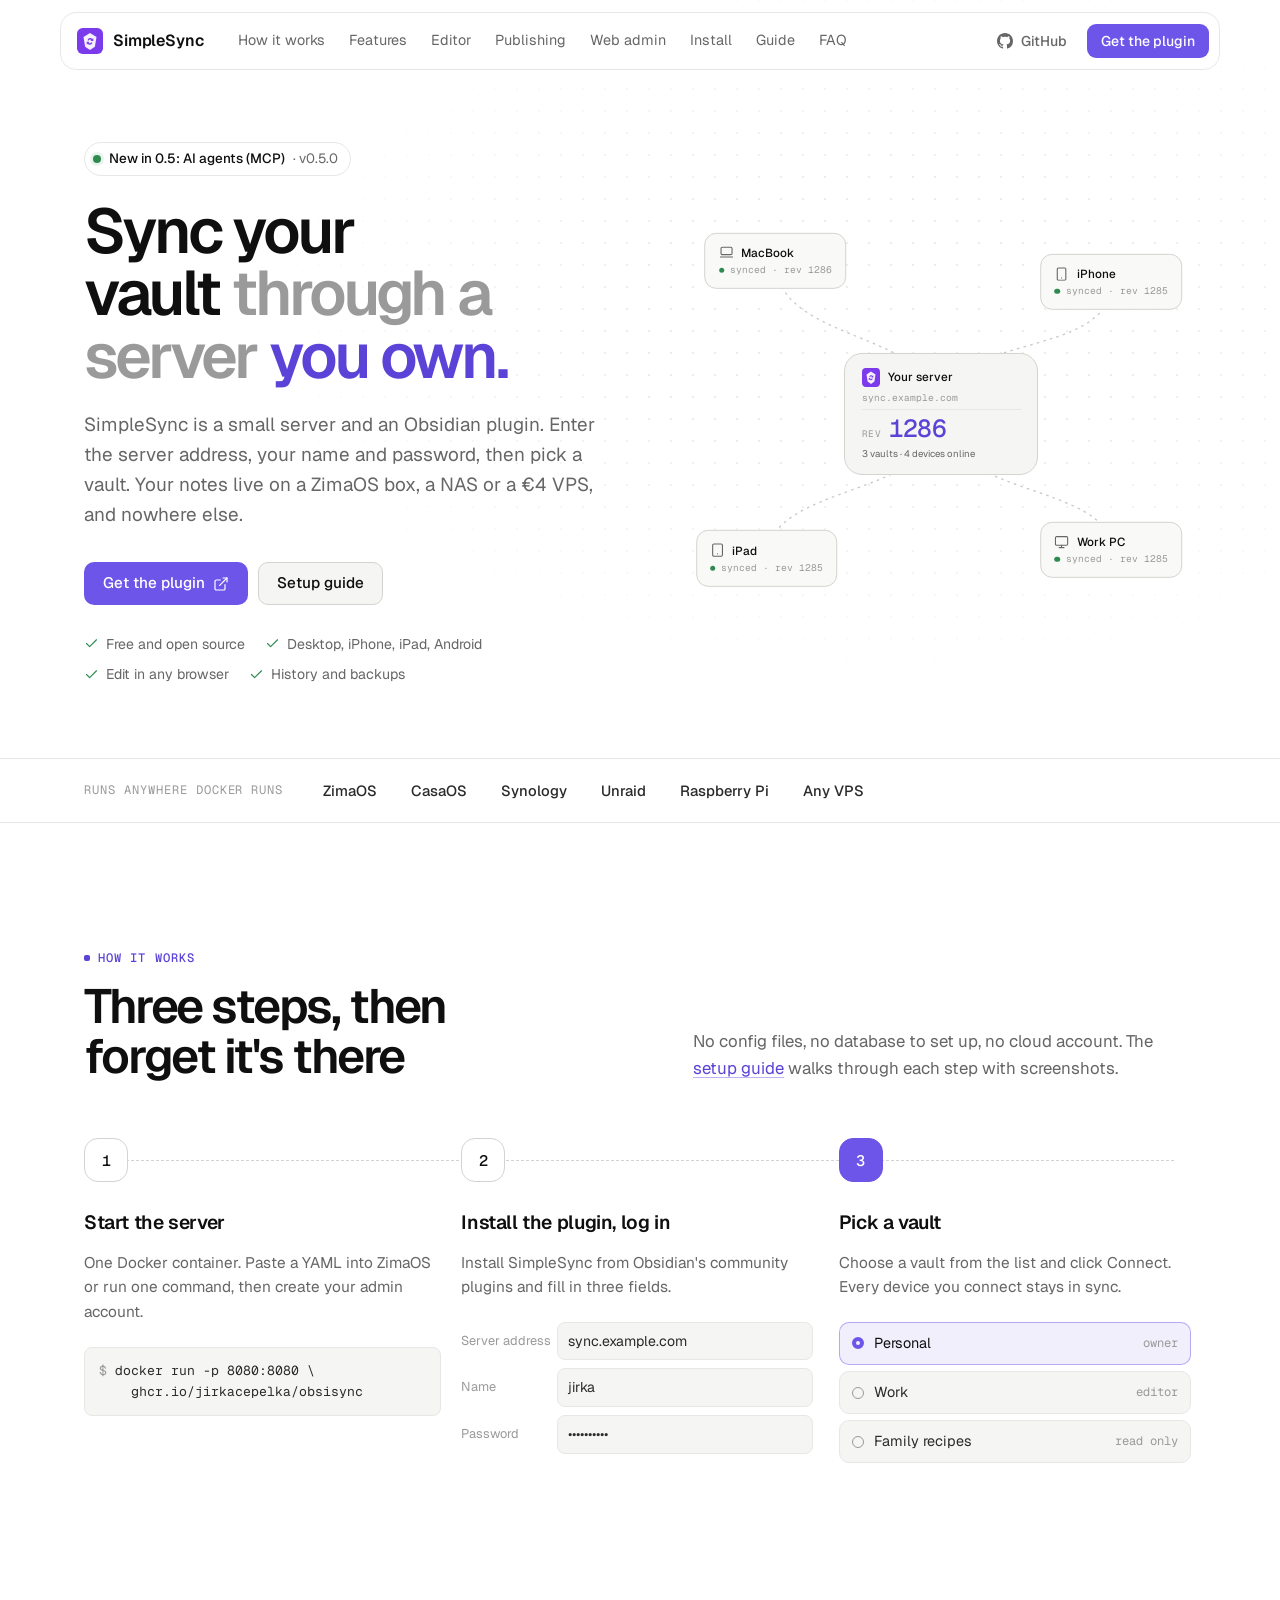
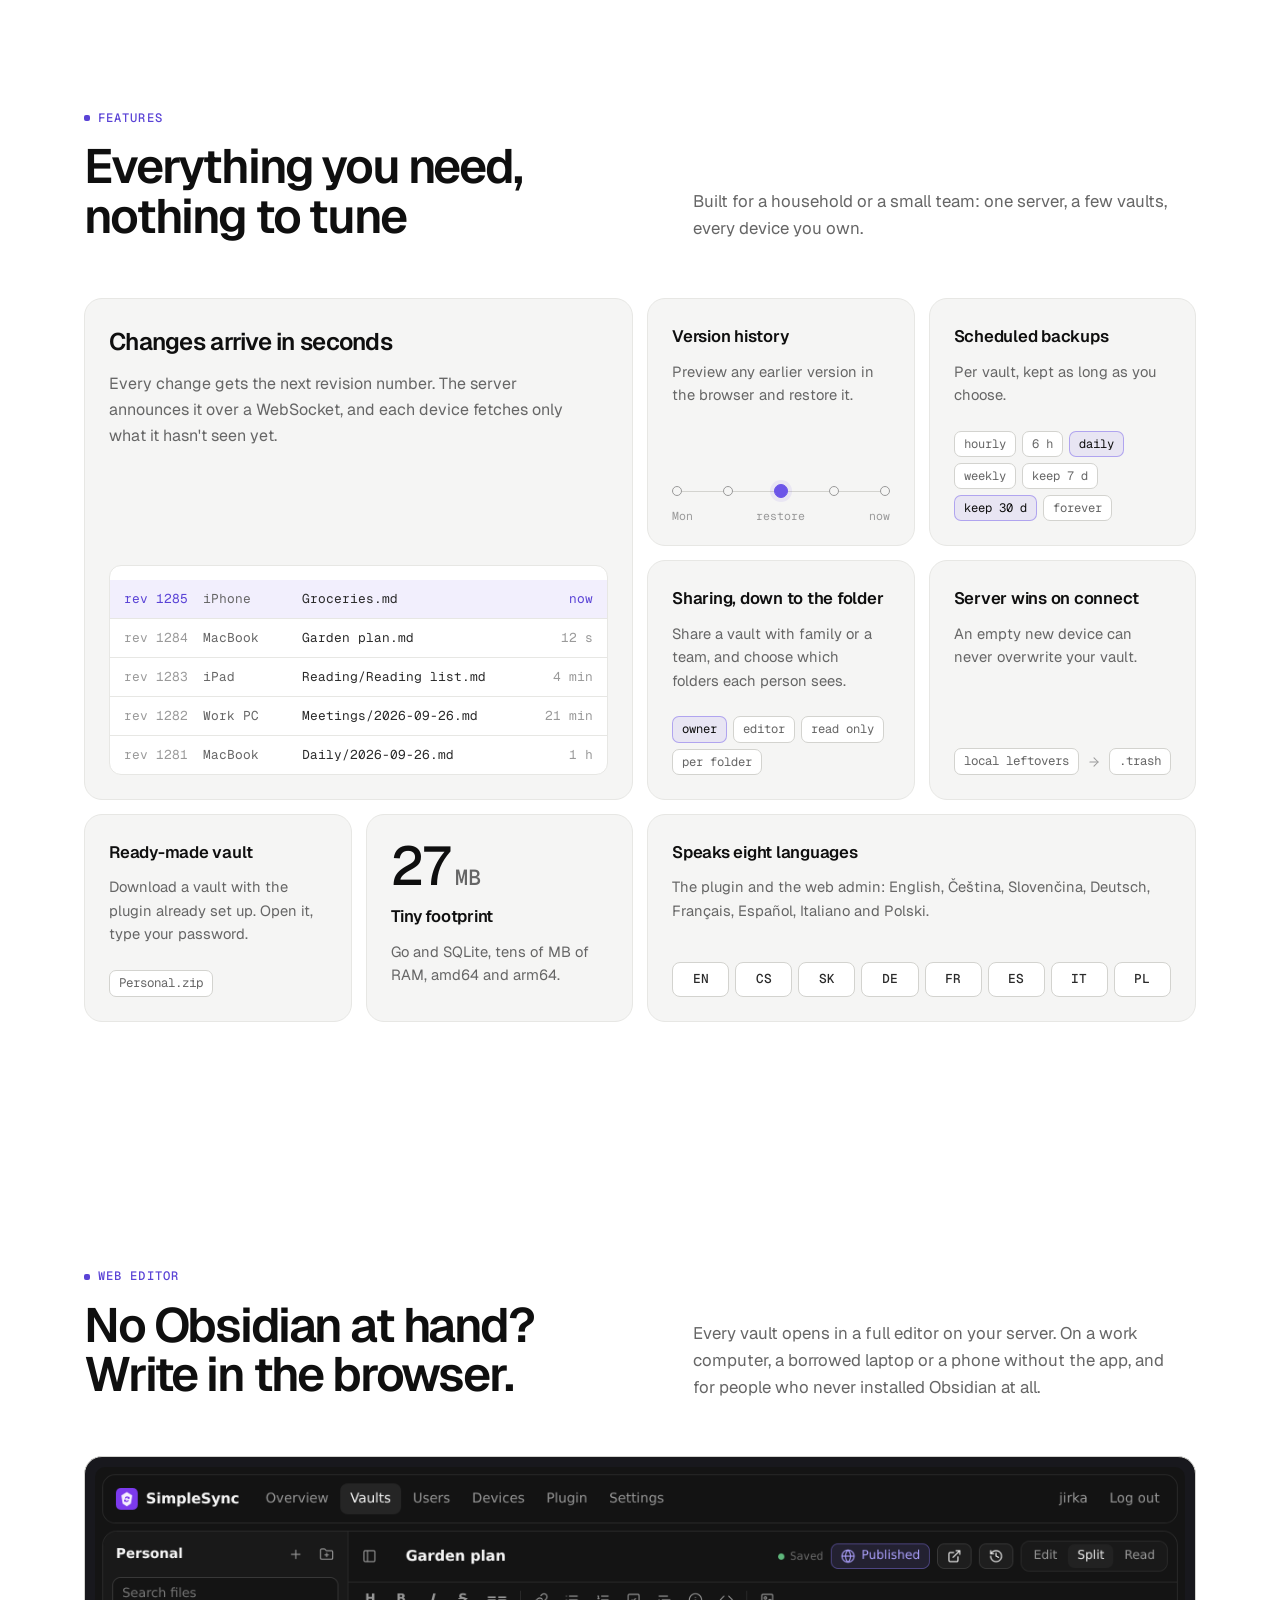
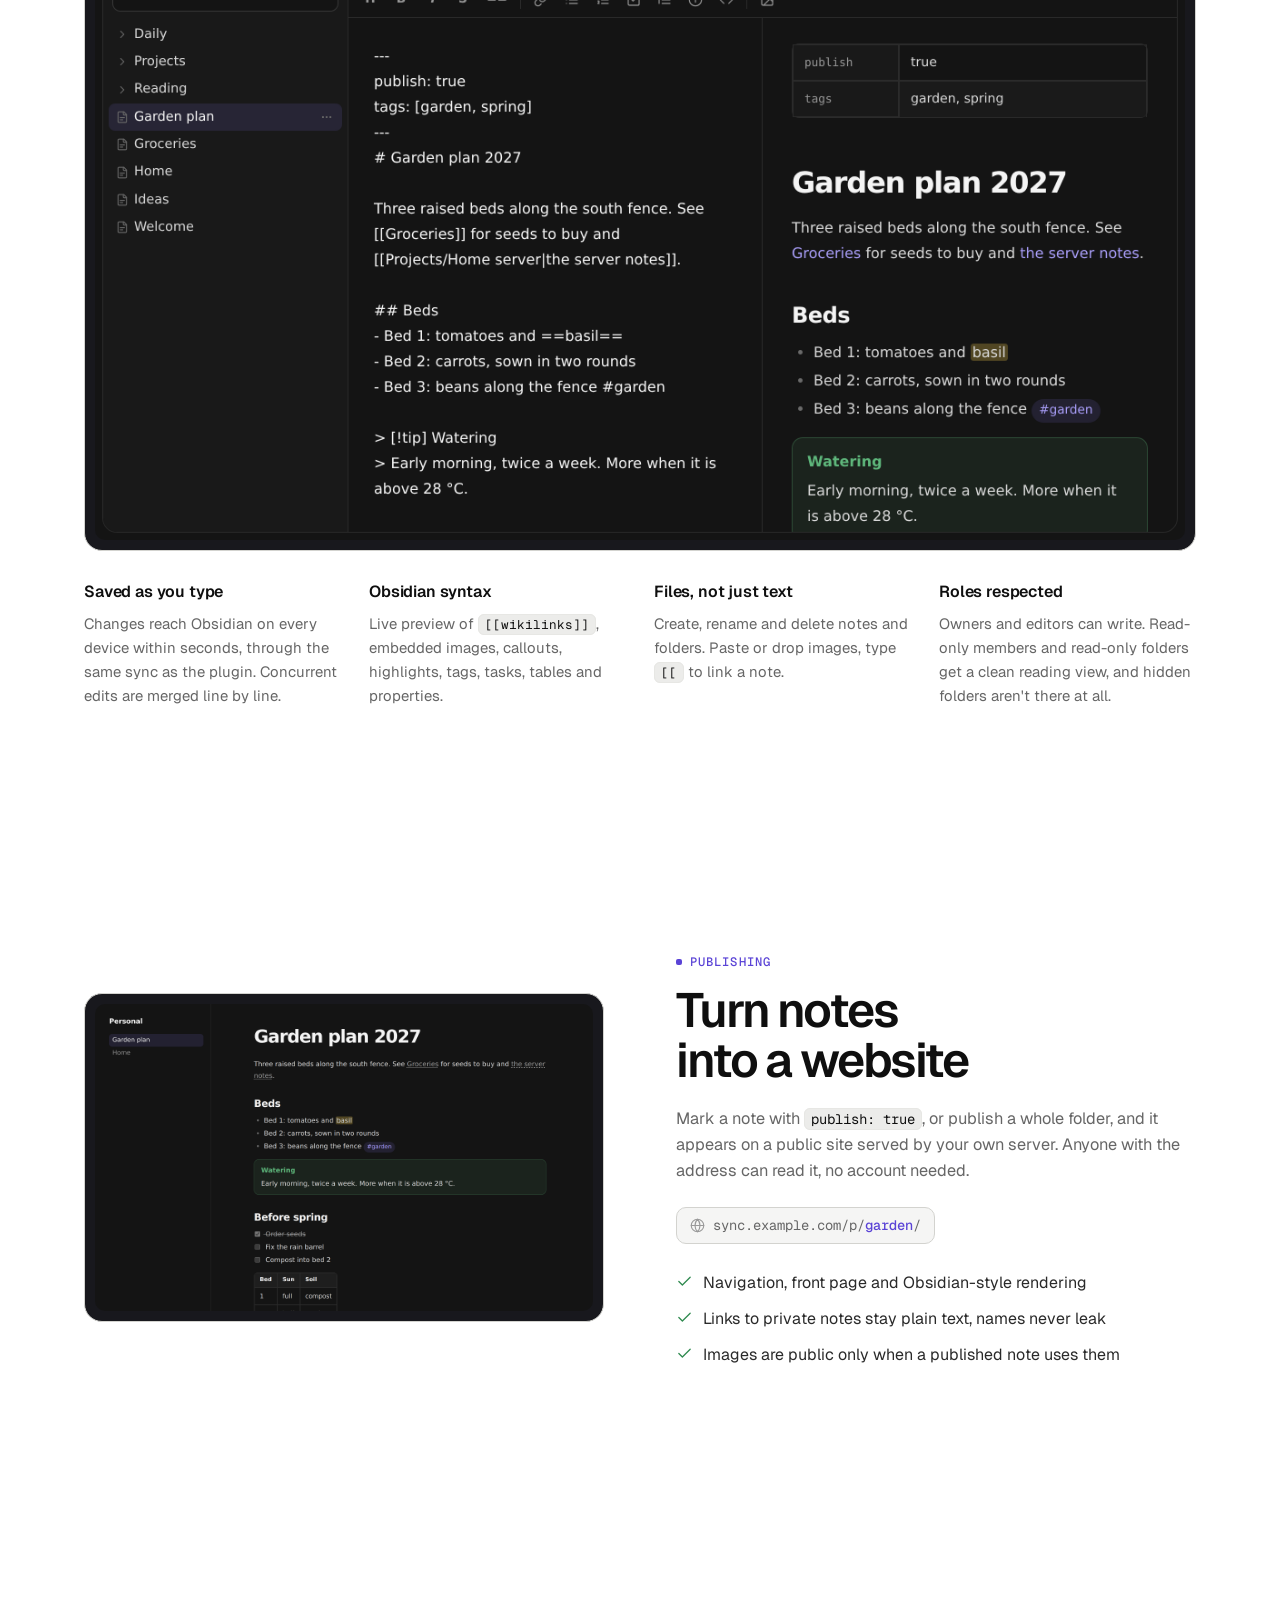
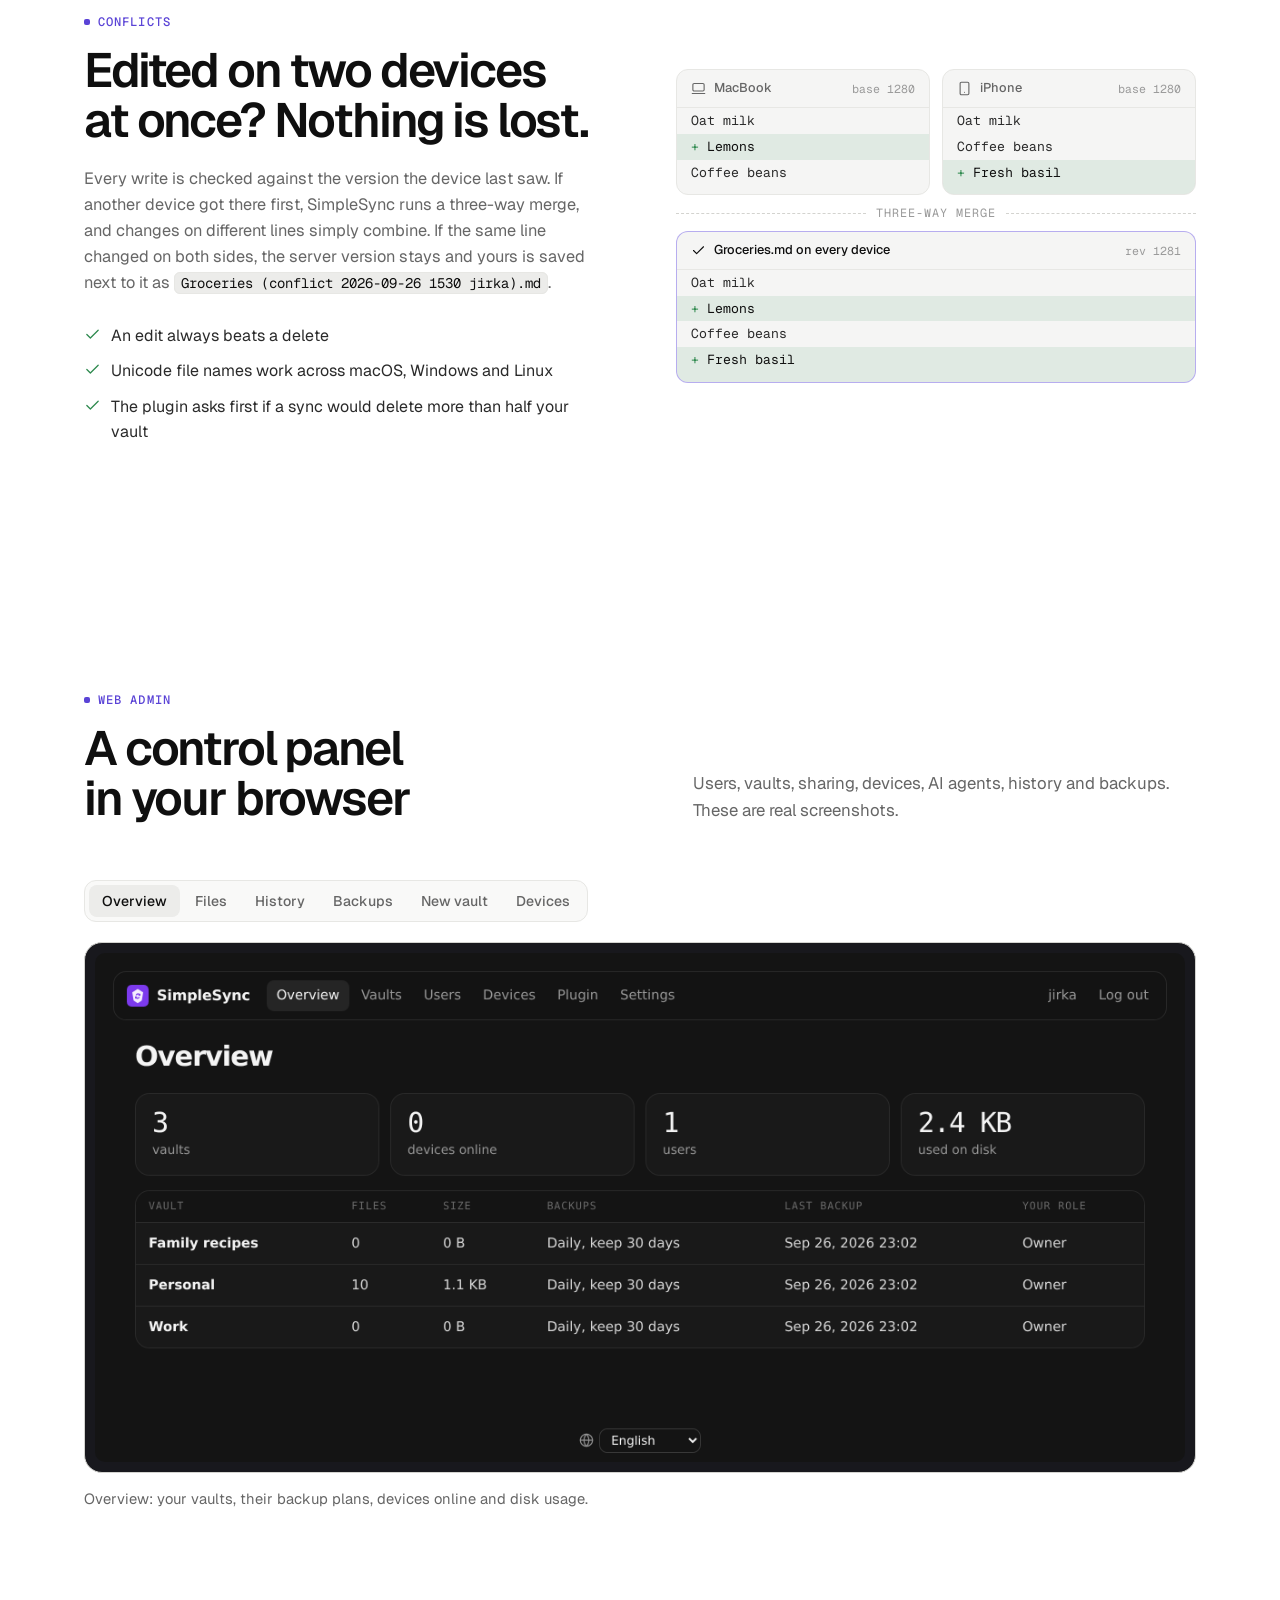
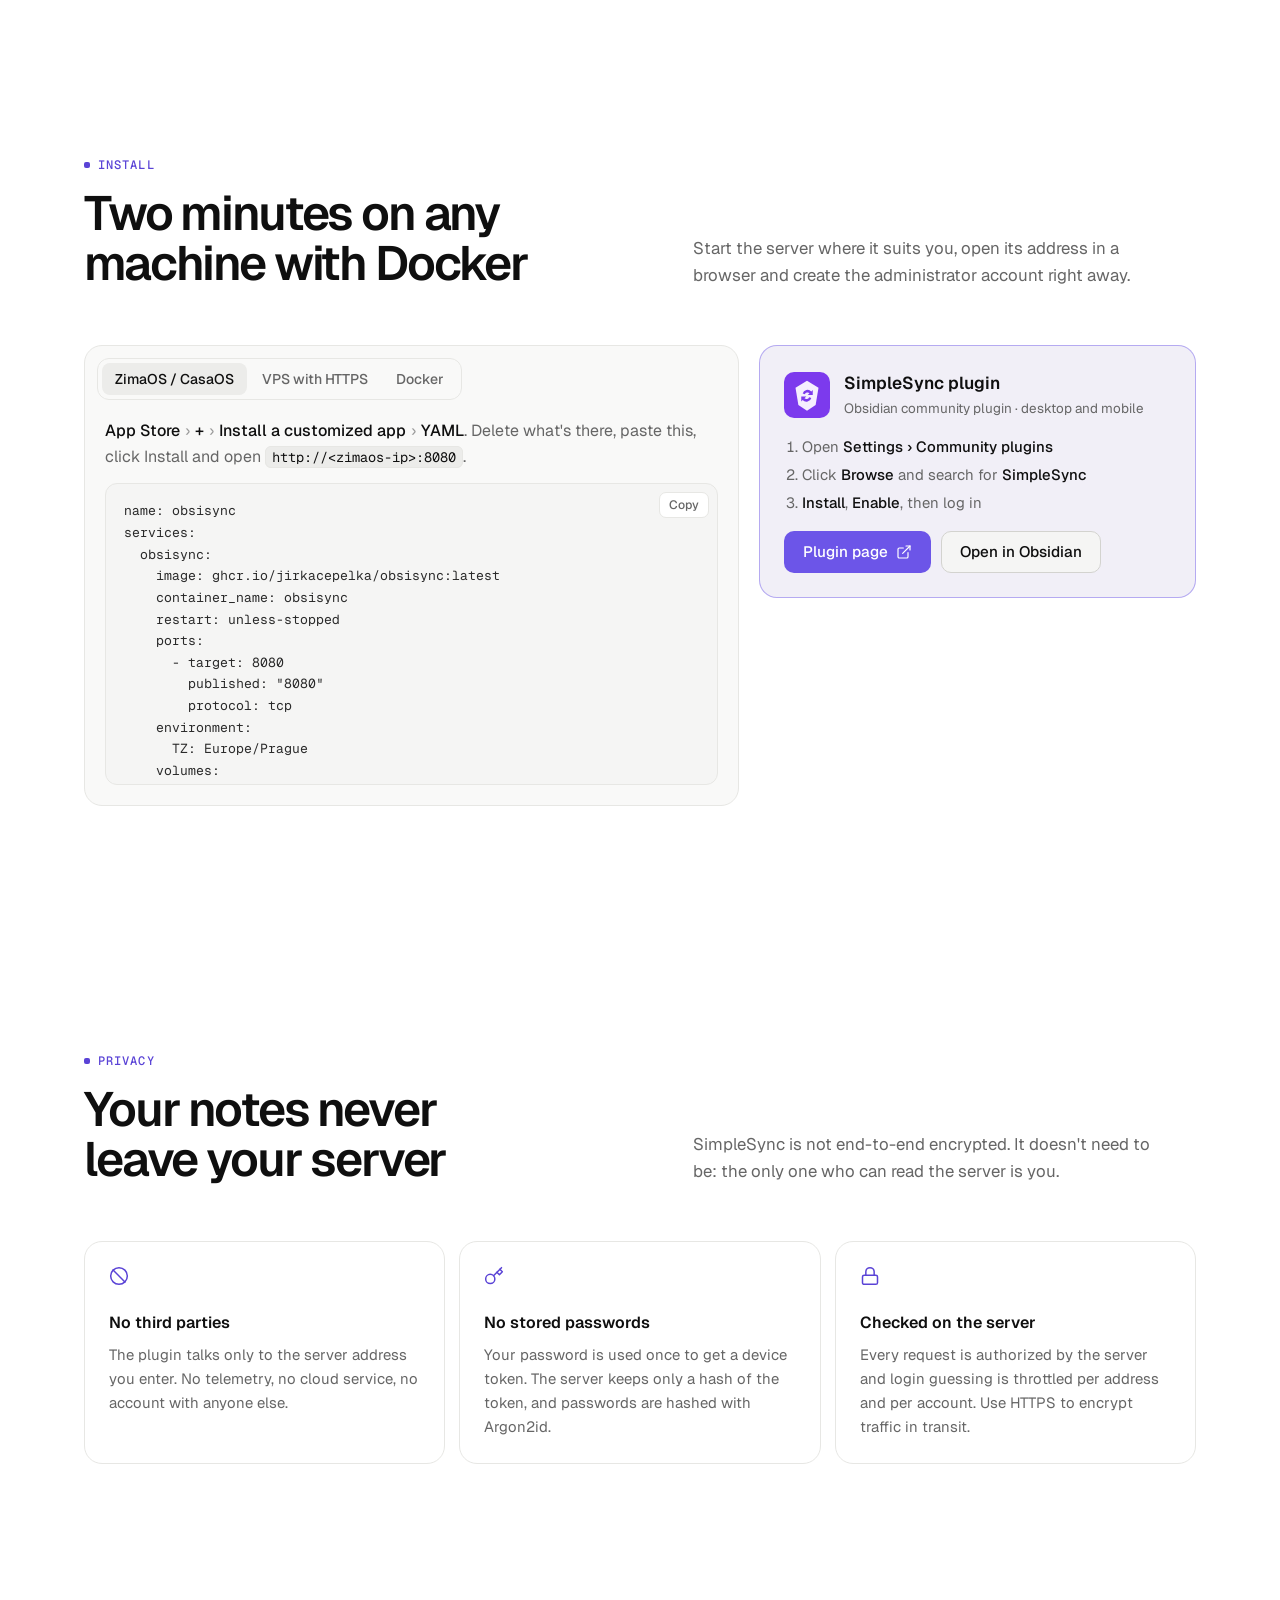
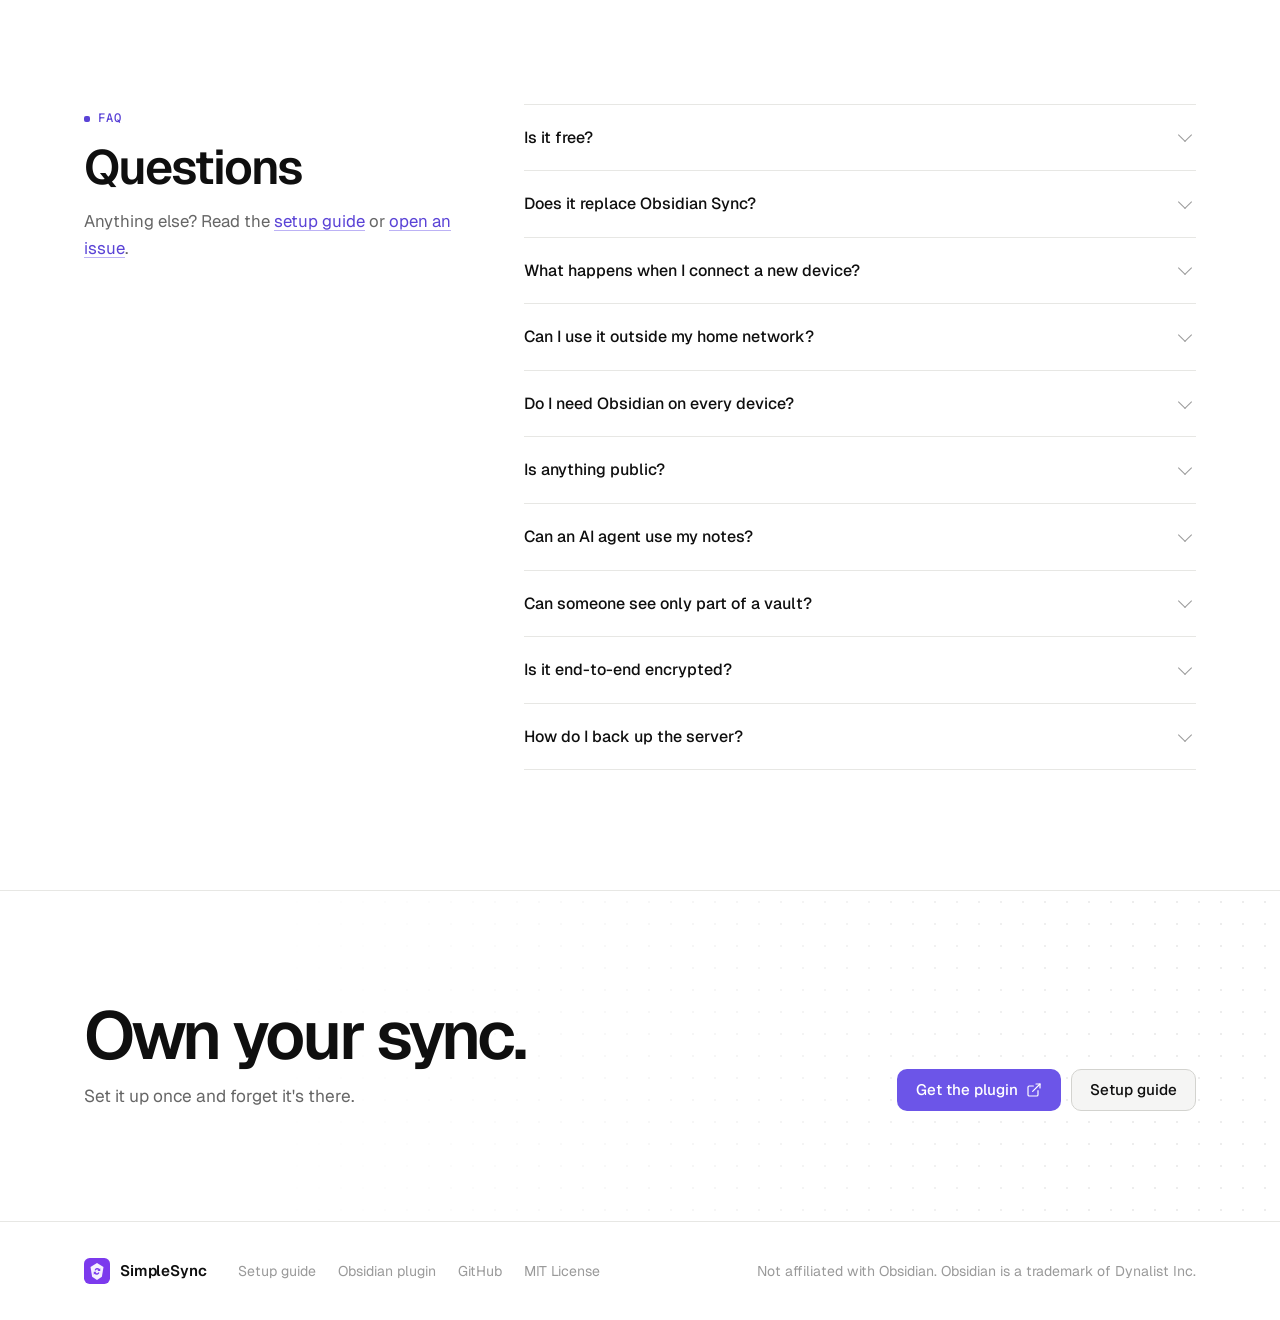
<file: index.html>
<!doctype html>
<html lang="en">
<head>
<meta charset="utf-8">
<meta name="viewport" content="width=device-width, initial-scale=1">
<title>SimpleSync – self-hosted sync for Obsidian</title>
<meta name="description" content="Sync your Obsidian vaults through your own server. Enter address, name and password, pick a vault. Free and open source.">
<meta name="theme-color" content="#141414" media="(prefers-color-scheme: dark)">
<meta name="theme-color" content="#ffffff" media="(prefers-color-scheme: light)">
<meta property="og:title" content="SimpleSync – self-hosted sync for Obsidian">
<meta property="og:description" content="Your notes, your server, three fields. Runs on ZimaOS, a NAS or a cheap VPS.">
<meta property="og:image" content="assets/admin-history.png">
<link rel="icon" href="assets/icon.svg" type="image/svg+xml">
<link rel="preconnect" href="https://fonts.googleapis.com">
<link rel="preconnect" href="https://fonts.gstatic.com" crossorigin>
<link href="https://fonts.googleapis.com/css2?family=Geist:wght@400;500;600;700&family=Geist+Mono:wght@400;500&display=swap" rel="stylesheet">
<link rel="stylesheet" href="styles.css">
</head>
<body>
<svg width="0" height="0" style="position:absolute" aria-hidden="true">
  <symbol id="i-zap" viewBox="0 0 24 24"><path d="M13 2 3 14h9l-1 8 10-12h-9l1-8z"/></symbol>
  <symbol id="i-merge" viewBox="0 0 24 24"><circle cx="18" cy="18" r="3"/><circle cx="6" cy="6" r="3"/><path d="M6 21V9a9 9 0 0 0 9 9"/></symbol>
  <symbol id="i-history" viewBox="0 0 24 24"><path d="M3 12a9 9 0 1 0 9-9 9.75 9.75 0 0 0-6.74 2.74L3 8"/><path d="M3 3v5h5"/><path d="M12 7v5l4 2"/></symbol>
  <symbol id="i-archive" viewBox="0 0 24 24"><rect width="20" height="5" x="2" y="3" rx="1"/><path d="M4 8v11a2 2 0 0 0 2 2h12a2 2 0 0 0 2-2V8"/><path d="M10 12h4"/></symbol>
  <symbol id="i-users" viewBox="0 0 24 24"><path d="M16 21v-2a4 4 0 0 0-4-4H6a4 4 0 0 0-4 4v2"/><circle cx="9" cy="7" r="4"/><path d="M22 21v-2a4 4 0 0 0-3-3.87"/><path d="M16 3.13a4 4 0 0 1 0 7.75"/></symbol>
  <symbol id="i-shield" viewBox="0 0 24 24"><path d="M12 22s8-4 8-10V5l-8-3-8 3v7c0 6 8 10 8 10"/><path d="m9 12 2 2 4-4"/></symbol>
  <symbol id="i-package" viewBox="0 0 24 24"><path d="m7.5 4.27 9 5.15"/><path d="M21 8a2 2 0 0 0-1-1.73l-7-4a2 2 0 0 0-2 0l-7 4A2 2 0 0 0 3 8v8a2 2 0 0 0 1 1.73l7 4a2 2 0 0 0 2 0l7-4A2 2 0 0 0 21 16Z"/><path d="m3.3 7 8.7 5 8.7-5"/><path d="M12 22V12"/></symbol>
  <symbol id="i-globe" viewBox="0 0 24 24"><circle cx="12" cy="12" r="10"/><path d="M12 2a14.5 14.5 0 0 0 0 20 14.5 14.5 0 0 0 0-20"/><path d="M2 12h20"/></symbol>
  <symbol id="i-check" viewBox="0 0 24 24"><path d="M20 6 9 17l-5-5"/></symbol>
  <symbol id="i-laptop" viewBox="0 0 24 24"><rect x="3" y="4" width="18" height="12" rx="2"/><path d="M2 20h20"/></symbol>
  <symbol id="i-phone" viewBox="0 0 24 24"><rect width="14" height="20" x="5" y="2" rx="2"/><path d="M12 18h.01"/></symbol>
  <symbol id="i-lock" viewBox="0 0 24 24"><rect width="18" height="11" x="3" y="11" rx="2"/><path d="M7 11V7a5 5 0 0 1 10 0v4"/></symbol>
  <symbol id="i-ban" viewBox="0 0 24 24"><circle cx="12" cy="12" r="10"/><path d="m4.9 4.9 14.2 14.2"/></symbol>
  <symbol id="i-key" viewBox="0 0 24 24"><circle cx="7.5" cy="15.5" r="5.5"/><path d="m21 2-9.6 9.6"/><path d="m15.5 7.5 3 3L22 7l-3-3"/></symbol>
  <symbol id="i-external" viewBox="0 0 24 24"><path d="M15 3h6v6"/><path d="M10 14 21 3"/><path d="M18 13v6a2 2 0 0 1-2 2H5a2 2 0 0 1-2-2V8a2 2 0 0 1 2-2h6"/></symbol>
  <symbol id="i-info" viewBox="0 0 24 24"><circle cx="12" cy="12" r="10"/><path d="M12 16v-4"/><path d="M12 8h.01"/></symbol>
  <symbol id="i-alert" viewBox="0 0 24 24"><path d="m21.73 18-8-14a2 2 0 0 0-3.48 0l-8 14A2 2 0 0 0 4 21h16a2 2 0 0 0 1.73-3"/><path d="M12 9v4"/><path d="M12 17h.01"/></symbol>
  <symbol id="i-bulb" viewBox="0 0 24 24"><path d="M15 14c.2-1 .7-1.7 1.5-2.5 1-.9 1.5-2.2 1.5-3.5A6 6 0 0 0 6 8c0 1 .2 2.2 1.5 3.5.7.7 1.3 1.5 1.5 2.5"/><path d="M9 18h6"/><path d="M10 22h4"/></symbol>
  <symbol id="i-folder" viewBox="0 0 24 24"><path d="M20 20a2 2 0 0 0 2-2V8a2 2 0 0 0-2-2h-7.9a2 2 0 0 1-1.69-.9L9.6 3.9A2 2 0 0 0 7.93 3H4a2 2 0 0 0-2 2v13a2 2 0 0 0 2 2Z"/></symbol>
  <symbol id="i-search" viewBox="0 0 24 24"><circle cx="11" cy="11" r="8"/><path d="m21 21-4.3-4.3"/></symbol>
  <symbol id="i-calendar" viewBox="0 0 24 24"><rect width="18" height="18" x="3" y="4" rx="2"/><path d="M16 2v4M8 2v4M3 10h18"/></symbol>
  <symbol id="i-graph" viewBox="0 0 24 24"><circle cx="12" cy="5" r="2.5"/><circle cx="5" cy="19" r="2.5"/><circle cx="19" cy="19" r="2.5"/><path d="M11 7.2 6.2 16.8M13 7.2l4.8 9.6M7.5 19h9"/></symbol>
  <symbol id="i-download" viewBox="0 0 24 24"><path d="M21 15v4a2 2 0 0 1-2 2H5a2 2 0 0 1-2-2v-4"/><path d="m7 10 5 5 5-5"/><path d="M12 15V3"/></symbol>
  <symbol id="i-server" viewBox="0 0 24 24"><rect width="20" height="8" x="2" y="2" rx="2"/><rect width="20" height="8" x="2" y="14" rx="2"/><path d="M6 6h.01M6 18h.01"/></symbol>
  <symbol id="i-arrow" viewBox="0 0 24 24"><path d="M5 12h14"/><path d="m12 5 7 7-7 7"/></symbol>
  <symbol id="i-book" viewBox="0 0 24 24"><path d="M2 3h6a4 4 0 0 1 4 4v14a3 3 0 0 0-3-3H2z"/><path d="M22 3h-6a4 4 0 0 0-4 4v14a3 3 0 0 1 3-3h7z"/></symbol>
  <symbol id="i-github" viewBox="0 0 16 16"><path fill="currentColor" stroke="none" d="M8 0C3.58 0 0 3.58 0 8c0 3.54 2.29 6.53 5.47 7.59.4.07.55-.17.55-.38 0-.19-.01-.82-.01-1.49-2.01.37-2.53-.49-2.69-.94-.09-.23-.48-.94-.82-1.13-.28-.15-.68-.52-.01-.53.63-.01 1.08.58 1.23.82.72 1.21 1.87.87 2.33.66.07-.52.28-.87.51-1.07-1.78-.2-3.64-.89-3.64-3.95 0-.87.31-1.59.82-2.15-.08-.2-.36-1.02.08-2.12 0 0 .67-.21 2.2.82.64-.18 1.32-.27 2-.27.68 0 1.36.09 2 .27 1.53-1.04 2.2-.82 2.2-.82.44 1.1.16 1.92.08 2.12.51.56.82 1.27.82 2.15 0 3.07-1.87 3.75-3.65 3.95.29.25.54.73.54 1.48 0 1.07-.01 1.93-.01 2.2 0 .21.15.46.55.38A8.013 8.013 0 0016 8c0-4.42-3.58-8-8-8z"/></symbol>
  <symbol id="i-tablet" viewBox="0 0 24 24"><rect width="16" height="20" x="4" y="2" rx="2"/><path d="M12 18h.01"/></symbol>
  <symbol id="i-monitor" viewBox="0 0 24 24"><rect width="20" height="14" x="2" y="3" rx="2"/><path d="M8 21h8M12 17v4"/></symbol>
</svg>

<header class="nav">
  <div class="nav-inner">
    <a class="logo" href="./"><img src="assets/icon.svg" alt=""> SimpleSync</a>
    <nav class="nav-links" aria-label="Main">
      <a href="#how">How it works</a>
      <a href="#features">Features</a>
      <a href="#editor">Editor</a>
      <a href="#publish">Publishing</a>
      <a href="#admin">Web admin</a>
      <a href="#install">Install</a>
      <a href="guide.html">Guide</a>
      <a href="#faq">FAQ</a>
    </nav>
    <div class="nav-end">
      <a class="btn btn-quiet small" href="https://github.com/jirkacepelka/SimpleSync"><svg class="icon"><use href="#i-github"/></svg>GitHub</a>
      <a class="btn btn-primary small" href="https://community.obsidian.md/plugins/simplesync">Get the plugin</a>
    </div>
  </div>
</header>

<main>

<!-- ============ HERO ============ -->
<section class="hero">
  <div class="wrap hero-grid">
    <div>
      <a class="kicker" href="guide.html#agents"><span class="dot"></span><b>New in 0.5: AI agents (MCP)</b> · v0.5.0</a>
      <h1>Sync your vault <span class="soft">through a server</span> <span class="accent">you own.</span></h1>
      <p class="lead">SimpleSync is a small server and an Obsidian plugin. Enter the server address, your name and password, then pick a vault. Your notes live on a ZimaOS box, a NAS or a €4 VPS, and nowhere else.</p>
      <div class="cta">
        <a class="btn btn-primary" href="https://community.obsidian.md/plugins/simplesync">Get the plugin <svg class="icon"><use href="#i-external"/></svg></a>
        <a class="btn btn-secondary" href="guide.html">Setup guide</a>
      </div>
      <ul class="hero-points">
        <li><svg class="icon"><use href="#i-check"/></svg>Free and open source</li>
        <li><svg class="icon"><use href="#i-check"/></svg>Desktop, iPhone, iPad, Android</li>
        <li><svg class="icon"><use href="#i-check"/></svg>Edit in any browser</li>
        <li><svg class="icon"><use href="#i-check"/></svg>History and backups</li>
      </ul>
    </div>

    <!-- The sync network: devices talk only to your server. -->
    <div class="net" id="net" aria-label="Four devices syncing through one SimpleSync server">
      <svg class="wires" viewBox="0 0 600 500" aria-hidden="true">
        <path class="wire" d="M105 70 C 105 170, 300 150, 300 250"/>
        <path class="wire" d="M500 95 C 500 190, 300 150, 300 250"/>
        <path class="wire" d="M95 420 C 95 330, 300 350, 300 250"/>
        <path class="wire" d="M500 410 C 500 330, 300 350, 300 250"/>
        <path class="pulse" data-for="mac" d="M105 70 C 105 170, 300 150, 300 250"/>
        <path class="pulse" data-for="iphone" d="M500 95 C 500 190, 300 150, 300 250"/>
        <path class="pulse" data-for="ipad" d="M95 420 C 95 330, 300 350, 300 250"/>
        <path class="pulse" data-for="pc" d="M500 410 C 500 330, 300 350, 300 250"/>
      </svg>

      <div class="node" data-dev="mac" style="left:17.5%;top:14%">
        <div class="node-head"><svg class="icon"><use href="#i-laptop"/></svg>MacBook</div>
        <div class="node-status">synced · rev 1285</div>
      </div>
      <div class="node" data-dev="iphone" style="left:83.3%;top:19%">
        <div class="node-head"><svg class="icon"><use href="#i-phone"/></svg>iPhone</div>
        <div class="node-status">synced · rev 1285</div>
      </div>
      <div class="node" data-dev="ipad" style="left:15.8%;top:84%">
        <div class="node-head"><svg class="icon"><use href="#i-tablet"/></svg>iPad</div>
        <div class="node-status">synced · rev 1285</div>
      </div>
      <div class="node" data-dev="pc" style="left:83.3%;top:82%">
        <div class="node-head"><svg class="icon"><use href="#i-monitor"/></svg>Work PC</div>
        <div class="node-status">synced · rev 1285</div>
      </div>

      <div class="node server" style="left:50%;top:50%">
        <div class="node-head"><img src="assets/icon.svg" alt="">Your server</div>
        <div class="server-host">sync.example.com</div>
        <div class="server-rev"><span class="lbl">rev</span><span class="num" id="rev">1285</span></div>
        <div class="server-meta">3 vaults · 4 devices online</div>
      </div>
    </div>
  </div>

  <div class="runs">
    <div class="wrap runs-inner">
      <span>Runs anywhere Docker runs</span>
      <b>ZimaOS</b><b>CasaOS</b><b>Synology</b><b>Unraid</b><b>Raspberry Pi</b><b>Any VPS</b>
    </div>
  </div>
</section>

<!-- ============ HOW IT WORKS ============ -->
<section class="section" id="how">
  <div class="wrap">
    <div class="section-head">
      <div>
        <span class="eyebrow">How it works</span>
        <h2>Three steps, then forget it's there</h2>
      </div>
      <p>No config files, no database to set up, no cloud account. The <a class="link-accent" href="guide.html">setup guide</a> walks through each step with screenshots.</p>
    </div>
    <div class="steps">
      <article class="step">
        <span class="step-n">1</span>
        <h3>Start the server</h3>
        <p>One Docker container. Paste a YAML into ZimaOS or run one command, then create your admin account.</p>
        <div class="demo"><div class="term"><span class="d">$</span> docker run -p 8080:8080 \
    ghcr.io/jirkacepelka/obsisync</div></div>
      </article>
      <article class="step">
        <span class="step-n">2</span>
        <h3>Install the plugin, log in</h3>
        <p>Install SimpleSync from Obsidian's community plugins and fill in three fields.</p>
        <div class="demo fields">
          <label>Server address <span>sync.example.com</span></label>
          <label>Name <span>jirka</span></label>
          <label>Password <span>••••••••••</span></label>
        </div>
      </article>
      <article class="step">
        <span class="step-n">3</span>
        <h3>Pick a vault</h3>
        <p>Choose a vault from the list and click Connect. Every device you connect stays in sync.</p>
        <div class="demo picker">
          <div class="on"><i></i>Personal <em>owner</em></div>
          <div><i></i>Work <em>editor</em></div>
          <div><i></i>Family recipes <em>read only</em></div>
        </div>
      </article>
    </div>
  </div>
</section>

<!-- ============ FEATURES ============ -->
<section class="section" id="features">
  <div class="wrap">
    <div class="section-head">
      <div>
        <span class="eyebrow">Features</span>
        <h2>Everything you need, nothing to tune</h2>
      </div>
      <p>Built for a household or a small team: one server, a few vaults, every device you own.</p>
    </div>
    <div class="bento">
      <article class="tile t-sync">
        <h3>Changes arrive in seconds</h3>
        <p>Every change gets the next revision number. The server announces it over a WebSocket, and each device fetches only what it hasn't seen yet.</p>
        <div class="viz log" aria-label="Recent changes">
          <div class="log-row new"><span class="r">rev 1285</span><span class="d">iPhone</span><span class="f">Groceries.md</span><span class="t">now</span></div>
          <div class="log-row"><span class="r">rev 1284</span><span class="d">MacBook</span><span class="f">Garden plan.md</span><span class="t">12 s</span></div>
          <div class="log-row"><span class="r">rev 1283</span><span class="d">iPad</span><span class="f">Reading/Reading list.md</span><span class="t">4 min</span></div>
          <div class="log-row"><span class="r">rev 1282</span><span class="d">Work PC</span><span class="f">Meetings/2026-09-26.md</span><span class="t">21 min</span></div>
          <div class="log-row"><span class="r">rev 1281</span><span class="d">MacBook</span><span class="f">Daily/2026-09-26.md</span><span class="t">1 h</span></div>
        </div>
      </article>
      <article class="tile t-hist">
        <h3>Version history</h3>
        <p>Preview any earlier version in the browser and restore it.</p>
        <div class="viz">
          <div class="timeline"><i></i><i></i><i class="sel"></i><i></i><i></i></div>
          <div class="timeline-lbl"><span>Mon</span><span>restore</span><span>now</span></div>
        </div>
      </article>
      <article class="tile t-back">
        <h3>Scheduled backups</h3>
        <p>Per vault, kept as long as you choose.</p>
        <div class="viz chips">
          <span class="chip">hourly</span><span class="chip">6 h</span><span class="chip on">daily</span><span class="chip">weekly</span>
          <span class="chip">keep 7 d</span><span class="chip on">keep 30 d</span><span class="chip">forever</span>
        </div>
      </article>
      <article class="tile t-role">
        <h3>Sharing, down to the folder</h3>
        <p>Share a vault with family or a team, and choose which folders each person sees.</p>
        <div class="viz chips"><span class="chip on">owner</span><span class="chip">editor</span><span class="chip">read only</span><span class="chip">per folder</span></div>
      </article>
      <article class="tile t-wins">
        <h3>Server wins on connect</h3>
        <p>An empty new device can never overwrite your vault.</p>
        <div class="viz flow"><span>local leftovers</span><svg class="icon"><use href="#i-arrow"/></svg><span>.trash</span></div>
      </article>
      <article class="tile t-ready">
        <h3>Ready-made vault</h3>
        <p>Download a vault with the plugin already set up. Open it, type your password.</p>
        <div class="viz flow"><span>Personal.zip</span></div>
      </article>
      <article class="tile t-size">
        <div class="big">27<small>MB</small></div>
        <h3>Tiny footprint</h3>
        <p>Go and SQLite, tens of MB of RAM, amd64 and arm64.</p>
      </article>
      <article class="tile t-lang">
        <h3>Speaks eight languages</h3>
        <p>The plugin and the web admin: English, Čeština, Slovenčina, Deutsch, Français, Español, Italiano and Polski.</p>
        <div class="viz langs"><span>EN</span><span>CS</span><span>SK</span><span>DE</span><span>FR</span><span>ES</span><span>IT</span><span>PL</span></div>
      </article>
    </div>
  </div>
</section>

<!-- ============ WEB EDITOR ============ -->
<section class="section" id="editor">
  <div class="wrap">
    <div class="section-head">
      <div>
        <span class="eyebrow">Web editor</span>
        <h2>No Obsidian at hand? Write in the browser.</h2>
      </div>
      <p>Every vault opens in a full editor on your server. On a work computer, a borrowed laptop or a phone without the app, and for people who never installed Obsidian at all.</p>
    </div>
    <div class="shot">
      <img src="assets/editor.png" alt="The SimpleSync web editor: file tree, Markdown source and live preview side by side" width="2400" height="1480" loading="lazy">
    </div>
    <div class="editor-points">
      <div><h3>Saved as you type</h3><p>Changes reach Obsidian on every device within seconds, through the same sync as the plugin. Concurrent edits are merged line by line.</p></div>
      <div><h3>Obsidian syntax</h3><p>Live preview of <code>[[wikilinks]]</code>, embedded images, callouts, highlights, tags, tasks, tables and properties.</p></div>
      <div><h3>Files, not just text</h3><p>Create, rename and delete notes and folders. Paste or drop images, type <code>[[</code> to link a note.</p></div>
      <div><h3>Roles respected</h3><p>Owners and editors can write. Read-only members and read-only folders get a clean reading view, and hidden folders aren't there at all.</p></div>
    </div>
  </div>
</section>

<!-- ============ PUBLISHING ============ -->
<section class="section" id="publish">
  <div class="wrap split">
    <div class="shot">
      <img src="assets/published.png" alt="A published note on a public SimpleSync site" width="2400" height="1480" loading="lazy">
    </div>
    <div>
      <span class="eyebrow">Publishing</span>
      <h2>Turn notes into a website</h2>
      <p>Mark a note with <code>publish: true</code>, or publish a whole folder, and it appears on a public site served by your own server. Anyone with the address can read it, no account needed.</p>
      <div class="url-chip"><svg class="icon"><use href="#i-globe"/></svg><span>sync.example.com/p/<b>garden</b>/</span></div>
      <ul class="checks">
        <li><svg class="icon"><use href="#i-check"/></svg>Navigation, front page and Obsidian-style rendering</li>
        <li><svg class="icon"><use href="#i-check"/></svg>Links to private notes stay plain text, names never leak</li>
        <li><svg class="icon"><use href="#i-check"/></svg>Images are public only when a published note uses them</li>
      </ul>
    </div>
  </div>
</section>

<!-- ============ CONFLICTS ============ -->
<section class="section" id="conflicts">
  <div class="wrap split">
    <div>
      <span class="eyebrow">Conflicts</span>
      <h2>Edited on two devices at once? Nothing is lost.</h2>
      <p>Every write is checked against the version the device last saw. If another device got there first, SimpleSync runs a three-way merge, and changes on different lines simply combine. If the same line changed on both sides, the server version stays and yours is saved next to it as <code>Groceries (conflict 2026-09-26 1530 jirka).md</code>.</p>
      <ul class="checks">
        <li><svg class="icon"><use href="#i-check"/></svg>An edit always beats a delete</li>
        <li><svg class="icon"><use href="#i-check"/></svg>Unicode file names work across macOS, Windows and Linux</li>
        <li><svg class="icon"><use href="#i-check"/></svg>The plugin asks first if a sync would delete more than half your vault</li>
      </ul>
    </div>
    <div class="merge" aria-label="Example of a three-way merge">
      <div class="merge-row">
        <div class="doc">
          <div class="doc-head"><svg class="icon"><use href="#i-laptop"/></svg>MacBook<span class="rev">base 1280</span></div>
          <div class="ln">Oat milk</div>
          <div class="ln add">Lemons</div>
          <div class="ln">Coffee beans</div>
        </div>
        <div class="doc">
          <div class="doc-head"><svg class="icon"><use href="#i-phone"/></svg>iPhone<span class="rev">base 1280</span></div>
          <div class="ln">Oat milk</div>
          <div class="ln">Coffee beans</div>
          <div class="ln add">Fresh basil</div>
        </div>
      </div>
      <div class="merge-arrow">three-way merge</div>
      <div class="doc result">
        <div class="doc-head"><svg class="icon"><use href="#i-check"/></svg>Groceries.md on every device<span class="rev">rev 1281</span></div>
        <div class="ln">Oat milk</div>
        <div class="ln add">Lemons</div>
        <div class="ln">Coffee beans</div>
        <div class="ln add">Fresh basil</div>
      </div>
    </div>
  </div>
</section>

<!-- ============ WEB ADMIN ============ -->
<section class="section" id="admin">
  <div class="wrap">
    <div class="section-head">
      <div>
        <span class="eyebrow">Web admin</span>
        <h2>A control panel in your browser</h2>
      </div>
      <p>Users, vaults, sharing, devices, AI agents, history and backups. These are real screenshots.</p>
    </div>
    <div class="seg" role="tablist">
      <button class="tab on" role="tab" aria-selected="true" data-shot="admin-dashboard" data-caption="Overview: your vaults, their backup plans, devices online and disk usage.">Overview</button>
      <button class="tab" role="tab" aria-selected="false" data-shot="admin-files" data-caption="Files: browse folders and preview notes and images in the browser.">Files</button>
      <button class="tab" role="tab" aria-selected="false" data-shot="admin-history" data-caption="Version history: see who changed a note from which device, and restore any version.">History</button>
      <button class="tab" role="tab" aria-selected="false" data-shot="admin-backups" data-caption="Backups: back up now, download a ZIP, restore one file or the whole vault.">Backups</button>
      <button class="tab" role="tab" aria-selected="false" data-shot="admin-newvault" data-caption="New vault: pick a name, backup frequency, how long to keep backups, and members.">New vault</button>
      <button class="tab" role="tab" aria-selected="false" data-shot="admin-devices" data-caption="Devices: every Obsidian login and the vault it uses. Logging one out removes its access immediately.">Devices</button>
    </div>
    <div class="shot">
      <img id="shot" src="assets/admin-dashboard.png" alt="Overview" width="2400" height="1120">
    </div>
    <p class="shot-caption" id="shotCaption">Overview: your vaults, their backup plans, devices online and disk usage.</p>
  </div>
</section>

<!-- ============ INSTALL ============ -->
<section class="section" id="install">
  <div class="wrap">
    <div class="section-head">
      <div>
        <span class="eyebrow">Install</span>
        <h2>Two minutes on any machine with Docker</h2>
      </div>
      <p>Start the server where it suits you, open its address in a browser and create the administrator account right away.</p>
    </div>

    <div class="install">
      <div class="panes">
        <div class="seg" role="tablist">
          <button class="tab on" role="tab" aria-selected="true" data-pane="zima">ZimaOS / CasaOS</button>
          <button class="tab" role="tab" aria-selected="false" data-pane="vps">VPS with HTTPS</button>
          <button class="tab" role="tab" aria-selected="false" data-pane="docker">Docker</button>
        </div>

        <div class="pane" id="pane-zima">
          <p><span class="path">App Store<span class="sep">›</span>+<span class="sep">›</span>Install a customized app<span class="sep">›</span>YAML</span>. Delete what's there, paste this, click Install and open <code>http://&lt;zimaos-ip&gt;:8080</code>.</p>
          <div class="code"><button class="copy" type="button">Copy</button><pre class="tall"><code>name: obsisync
services:
  obsisync:
    image: ghcr.io/jirkacepelka/obsisync:latest
    container_name: obsisync
    restart: unless-stopped
    ports:
      - target: 8080
        published: "8080"
        protocol: tcp
    environment:
      TZ: Europe/Prague
    volumes:
      - type: bind
        source: /DATA/AppData/obsisync/data
        target: /data
x-casaos:
  architectures:
    - amd64
    - arm64
  main: obsisync
  category: Utilities
  title:
    en_us: SimpleSync
  tagline:
    en_us: Simple self-hosted sync for Obsidian
  icon: https://raw.githubusercontent.com/jirkacepelka/SimpleSync/main/server/internal/web/static/icon.svg
  index: /
  port_map: "8080"
  scheme: http</code></pre></div>
        </div>

        <div class="pane" id="pane-vps" hidden>
          <p>Point a DNS A record such as <code>sync.example.com</code> at the VPS, then run this. Caddy gets the HTTPS certificate by itself. A 1 GB RAM VPS is enough.</p>
          <div class="code"><button class="copy" type="button">Copy</button><pre><code>mkdir simplesync &amp;&amp; cd simplesync
curl -O https://raw.githubusercontent.com/jirkacepelka/SimpleSync/main/deploy/docker-compose.caddy.yml
DOMAIN=sync.example.com docker compose -f docker-compose.caddy.yml up -d</code></pre></div>
        </div>

        <div class="pane" id="pane-docker" hidden>
          <p>Anything with Docker: a NAS, a Raspberry Pi, a home server.</p>
          <div class="code"><button class="copy" type="button">Copy</button><pre><code>docker run -d --name obsisync -p 8080:8080 -e TZ=Europe/Prague \
  -v $PWD/data:/data --restart unless-stopped \
  ghcr.io/jirkacepelka/obsisync:latest</code></pre></div>
        </div>
      </div>

      <aside class="plugin-card">
        <div class="top">
          <img src="assets/icon.svg" alt="">
          <div><h3>SimpleSync plugin</h3><div class="by">Obsidian community plugin · desktop and mobile</div></div>
        </div>
        <ol>
          <li>Open <b>Settings › Community plugins</b></li>
          <li>Click <b>Browse</b> and search for <b>SimpleSync</b></li>
          <li><b>Install</b>, <b>Enable</b>, then log in</li>
        </ol>
        <div class="cta">
          <a class="btn btn-primary" href="https://community.obsidian.md/plugins/simplesync">Plugin page <svg class="icon"><use href="#i-external"/></svg></a>
          <a class="btn btn-secondary" href="obsidian://show-plugin?id=simplesync">Open in Obsidian</a>
        </div>
      </aside>
    </div>
  </div>
</section>

<!-- ============ PRIVACY ============ -->
<section class="section" id="privacy">
  <div class="wrap">
    <div class="section-head">
      <div>
        <span class="eyebrow">Privacy</span>
        <h2>Your notes never leave your server</h2>
      </div>
      <p>SimpleSync is not end-to-end encrypted. It doesn't need to be: the only one who can read the server is you.</p>
    </div>
    <div class="privacy-grid">
      <div>
        <svg class="icon"><use href="#i-ban"/></svg>
        <h3>No third parties</h3>
        <p>The plugin talks only to the server address you enter. No telemetry, no cloud service, no account with anyone else.</p>
      </div>
      <div>
        <svg class="icon"><use href="#i-key"/></svg>
        <h3>No stored passwords</h3>
        <p>Your password is used once to get a device token. The server keeps only a hash of the token, and passwords are hashed with Argon2id.</p>
      </div>
      <div>
        <svg class="icon"><use href="#i-lock"/></svg>
        <h3>Checked on the server</h3>
        <p>Every request is authorized by the server and login guessing is throttled per address and per account. Use HTTPS to encrypt traffic in transit.</p>
      </div>
    </div>
  </div>
</section>

<!-- ============ FAQ ============ -->
<section class="section" id="faq">
  <div class="wrap faq-grid">
    <div class="section-head">
      <span class="eyebrow">FAQ</span>
      <h2>Questions</h2>
      <p>Anything else? Read the <a class="link-accent" href="guide.html">setup guide</a> or <a class="link-accent" href="https://github.com/jirkacepelka/SimpleSync/issues">open an issue</a>.</p>
    </div>
    <div class="faq">
      <details><summary>Is it free?</summary><p>Yes. SimpleSync is open source under the MIT license. You only pay for the machine it runs on, which is often a box you already own.</p></details>
      <details><summary>Does it replace Obsidian Sync?</summary><p>It does the same job, keeping vaults in sync between devices, but on your own server. Obsidian Sync is a great paid service; SimpleSync is for people who want to self-host.</p></details>
      <details><summary>What happens when I connect a new device?</summary><p>If the vault on the server has content, the server always wins: the device becomes an exact copy and nothing is uploaded from it. Files that were only on the device are moved to Obsidian's trash, so nothing is lost. The plugin warns you before this happens. To upload an existing vault, use “Create a new vault from this one”.</p></details>
      <details><summary>Can I use it outside my home network?</summary><p>Yes. On a VPS you get HTTPS automatically. At home, the easiest way is Tailscale or a Cloudflare Tunnel. See <a class="link-accent" href="guide.html#outside">Reach it from anywhere</a>.</p></details>
      <details><summary>Do I need Obsidian on every device?</summary><p>No. Every vault can be opened and edited in the browser, on the server's own web page. Changes show up in Obsidian on your other devices within seconds.</p></details>
      <details><summary>Is anything public?</summary><p>Only what you publish. Publishing is off until a vault owner turns it on, and then only notes marked <code>publish: true</code> (or one chosen folder) are on the public site. Everything else needs a login.</p></details>
      <details><summary>Can an AI agent use my notes?</summary><p>Yes, if you allow it. The server is also an MCP server, so Claude and other AI agents can read, search, create and edit notes without a local folder, for example from scheduled tasks. You choose the vaults and whether access is read-only, and you can revoke it at any time. See <a class="link-accent" href="guide.html#agents">AI agents</a>.</p></details>
      <details><summary>Can someone see only part of a vault?</summary><p>Yes. Switch on <b>Folder access</b> in the vault's settings: members then see nothing until you give them roles such as <i>Education</i>, each a list of folders for reading or editing. Other folders don't reach their devices, the web editor or AI agents, and edits outside their folders are refused by the server. See <a class="link-accent" href="guide.html#folder-access">Limit access to folders</a>.</p></details>
      <details><summary>Is it end-to-end encrypted?</summary><p>No. The server can read the notes, which is what makes version previews and server-side backups possible. Since you run the server, that's you.</p></details>
      <details><summary>How do I back up the server?</summary><p>Everything lives in one data folder. Copy it, or use the built-in scheduled backups with optional ZIP files.</p></details>
    </div>
  </div>
</section>

<section class="final">
  <div class="wrap final-inner">
    <div>
      <h2>Own your sync.</h2>
      <p>Set it up once and forget it's there.</p>
    </div>
    <div class="cta">
      <a class="btn btn-primary" href="https://community.obsidian.md/plugins/simplesync">Get the plugin <svg class="icon"><use href="#i-external"/></svg></a>
      <a class="btn btn-secondary" href="guide.html">Setup guide</a>
    </div>
  </div>
</section>

</main>

<footer class="foot">
  <div class="wrap foot-inner">
    <a class="logo" href="./"><img src="assets/icon.svg" alt=""> SimpleSync</a>
    <nav class="foot-links" aria-label="Footer">
      <a href="guide.html">Setup guide</a>
      <a href="https://community.obsidian.md/plugins/simplesync">Obsidian plugin</a>
      <a href="https://github.com/jirkacepelka/SimpleSync">GitHub</a>
      <a href="https://github.com/jirkacepelka/SimpleSync/blob/main/LICENSE">MIT License</a>
    </nav>
    <span class="foot-note">Not affiliated with Obsidian. Obsidian is a trademark of Dynalist Inc.</span>
  </div>
</footer>

<script src="script.js"></script>
</body>
</html>
</file>
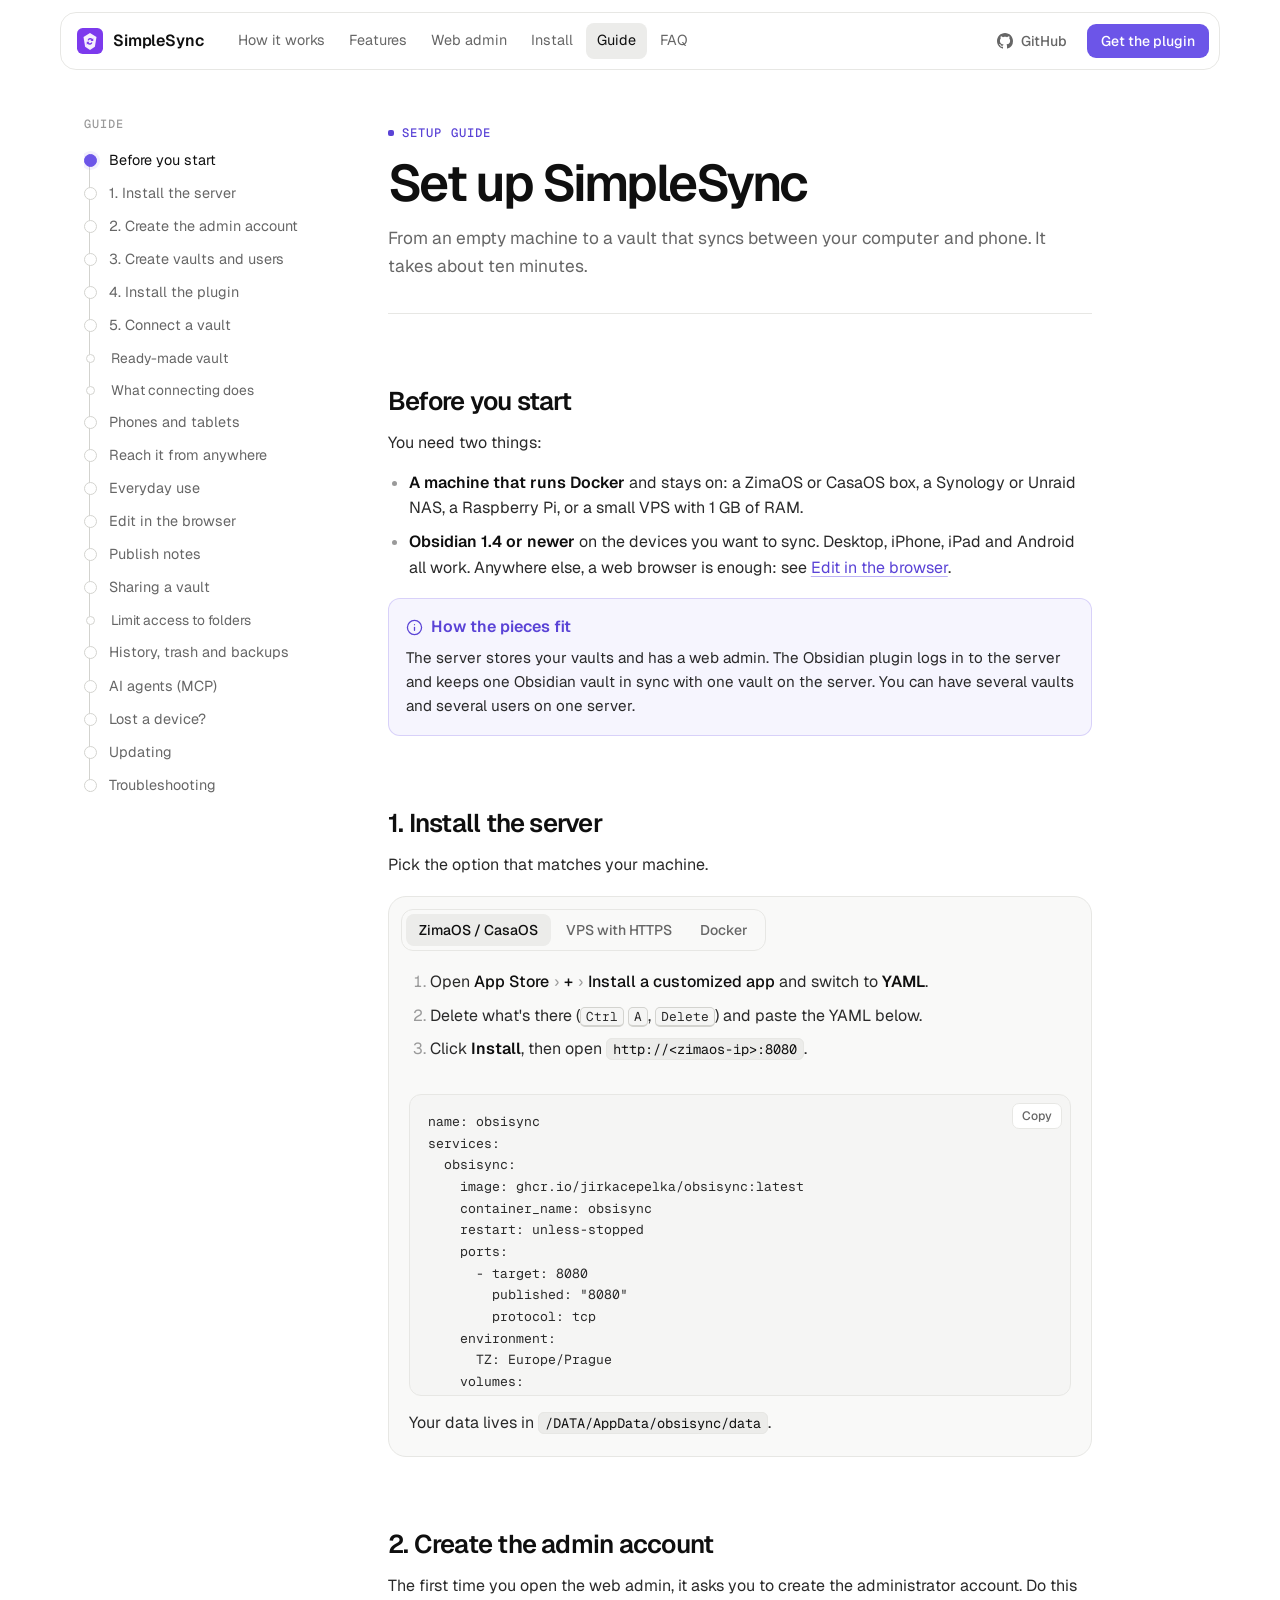
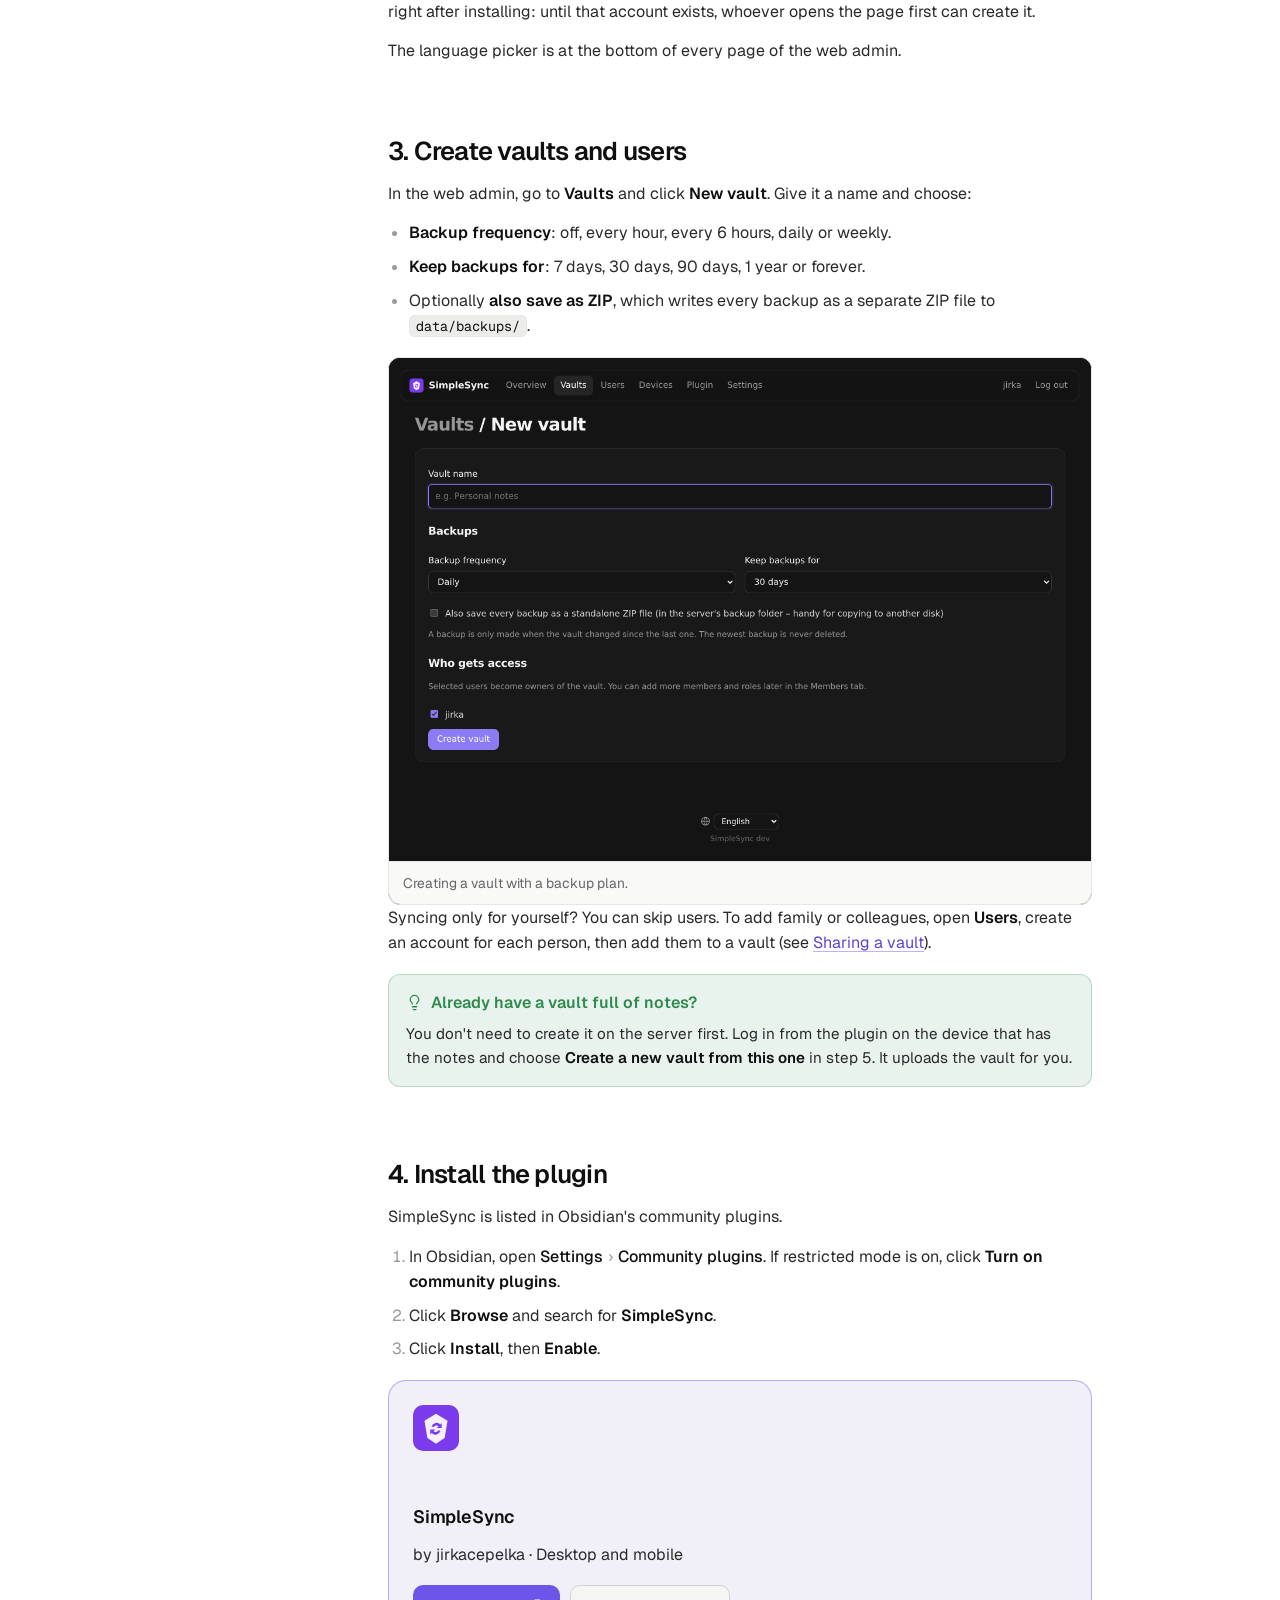
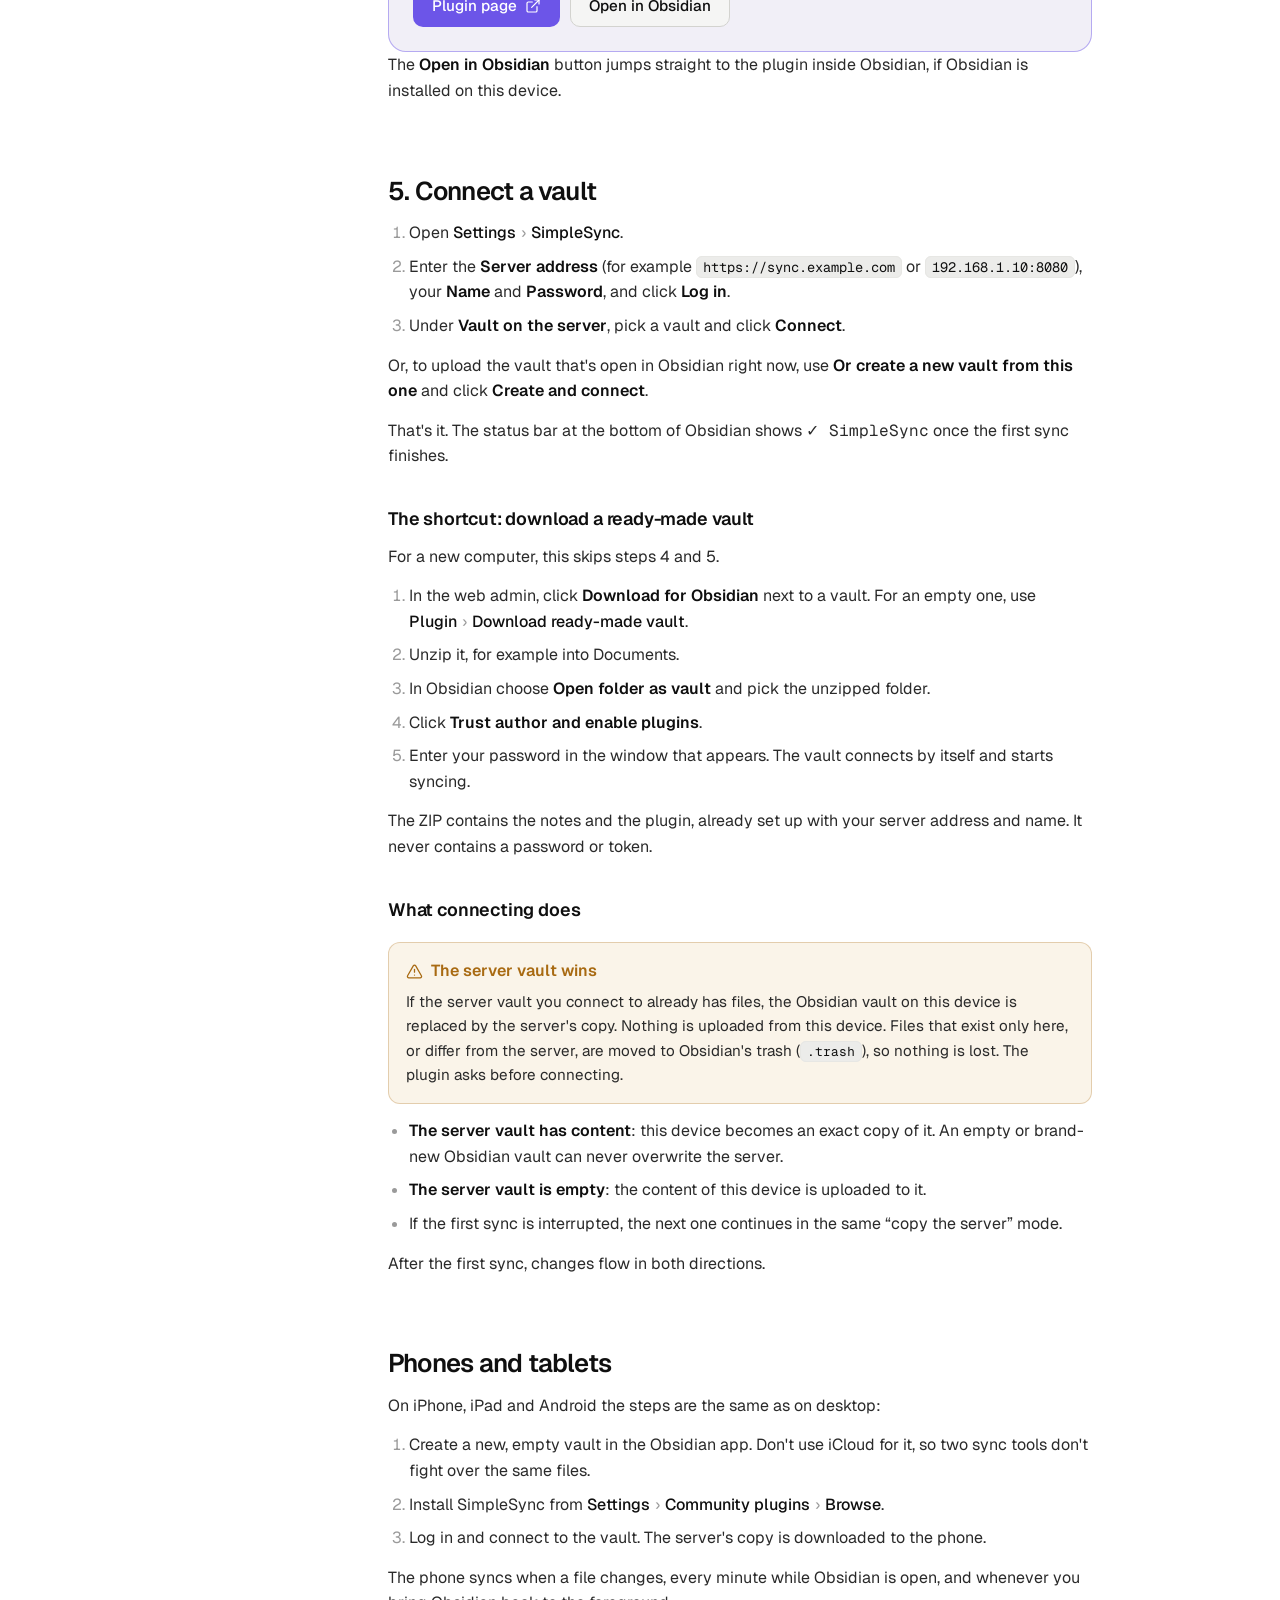
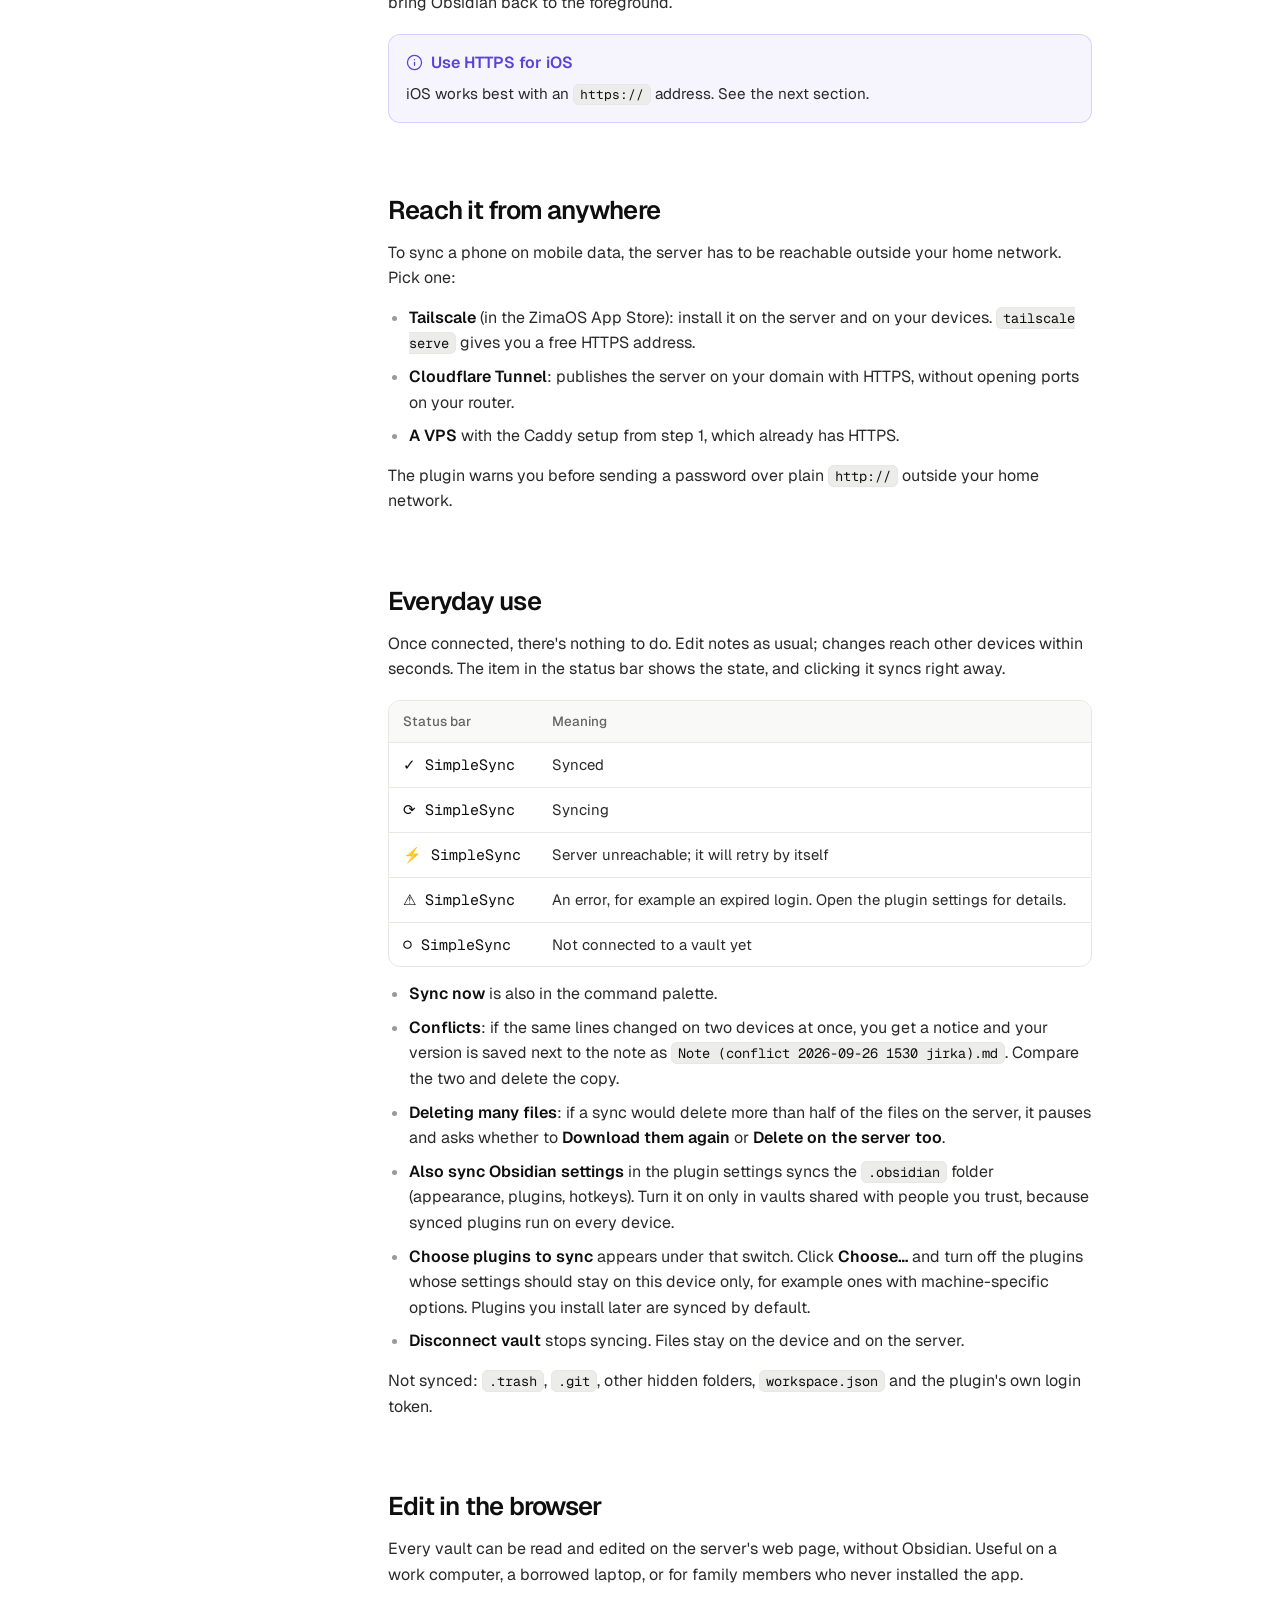
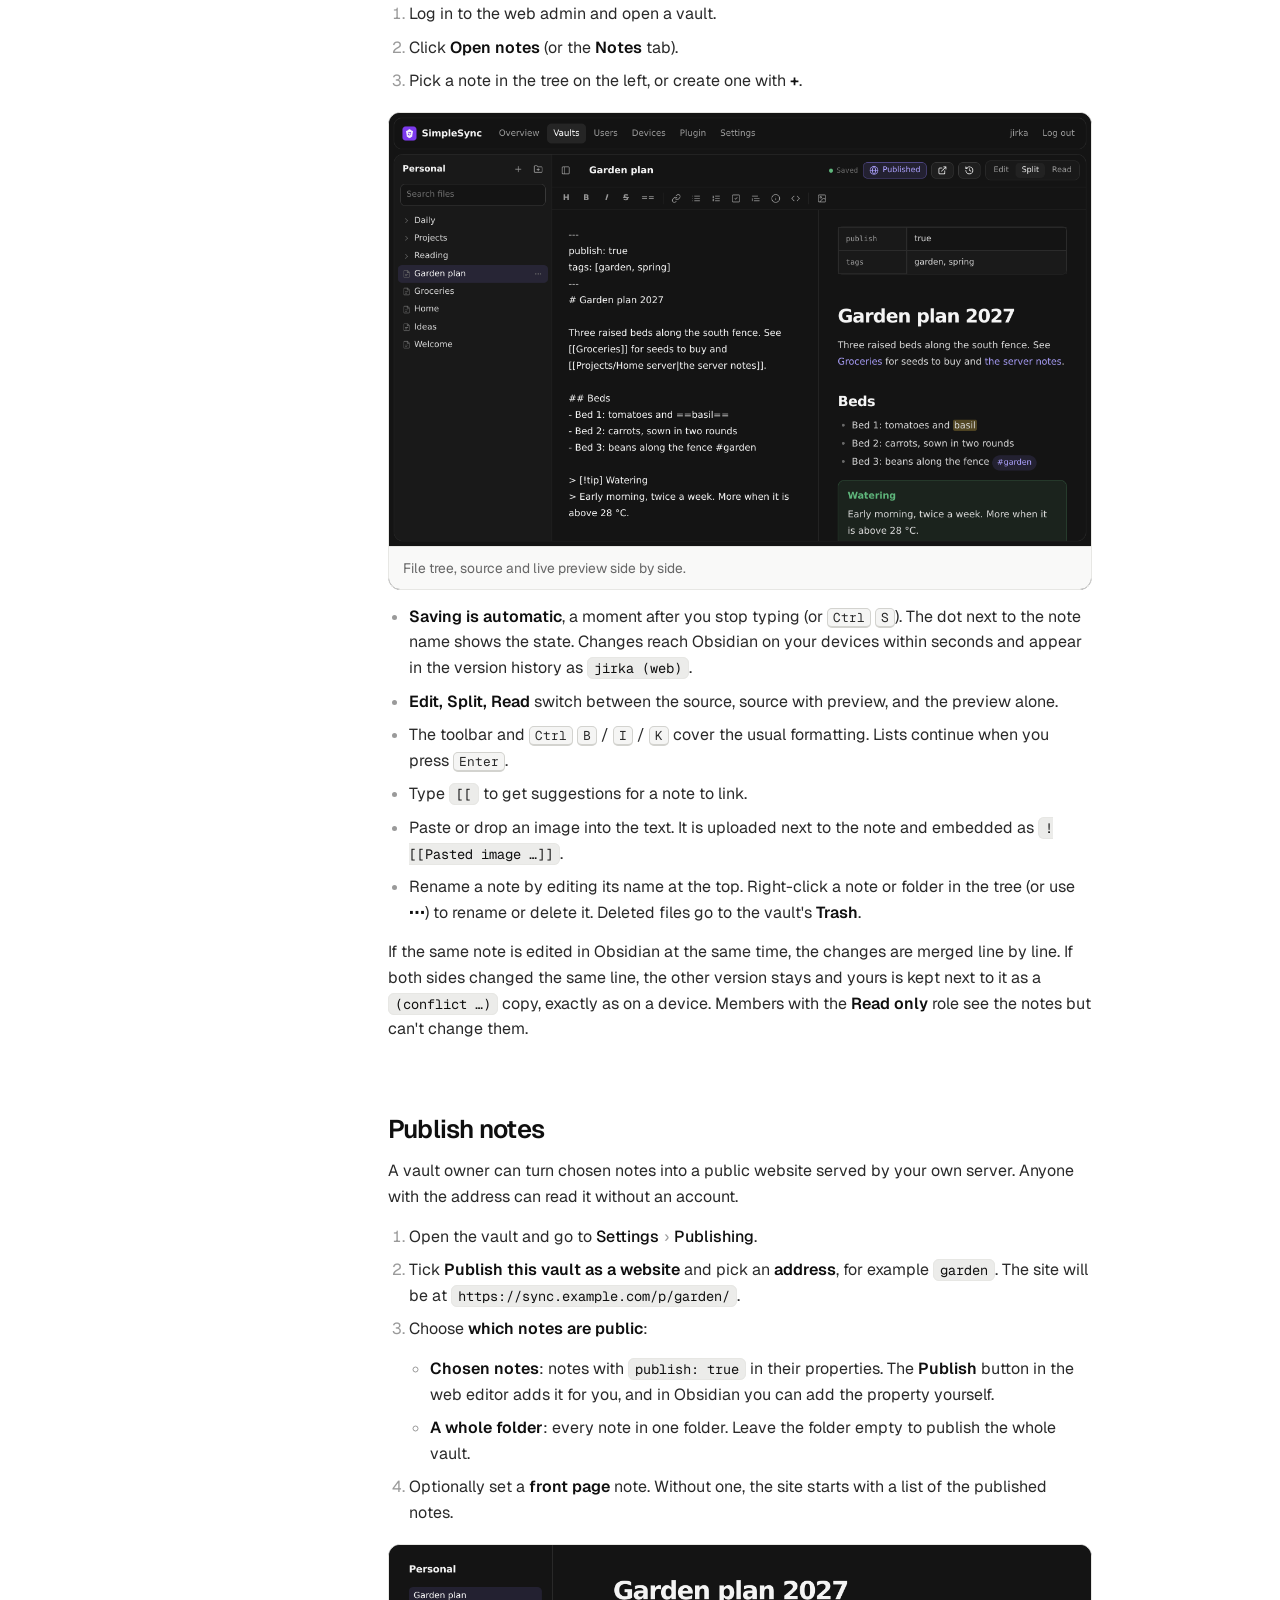
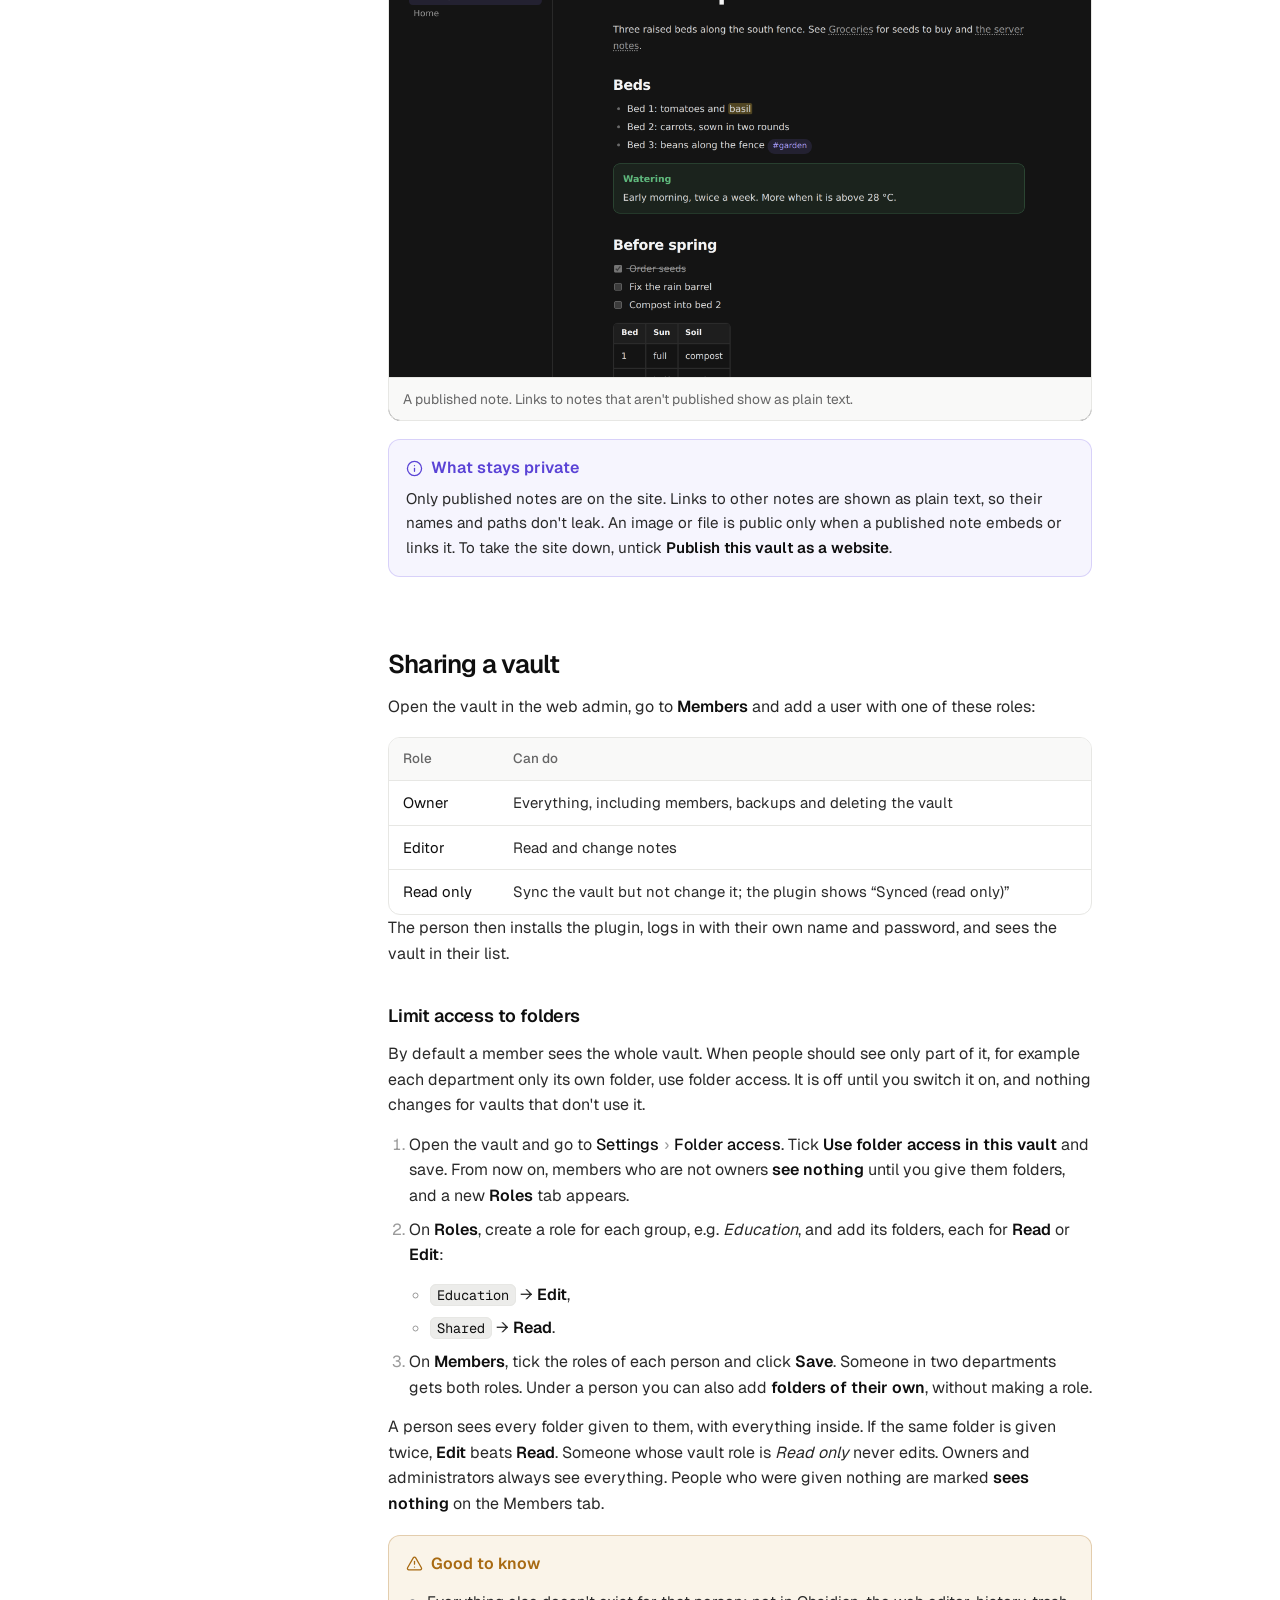
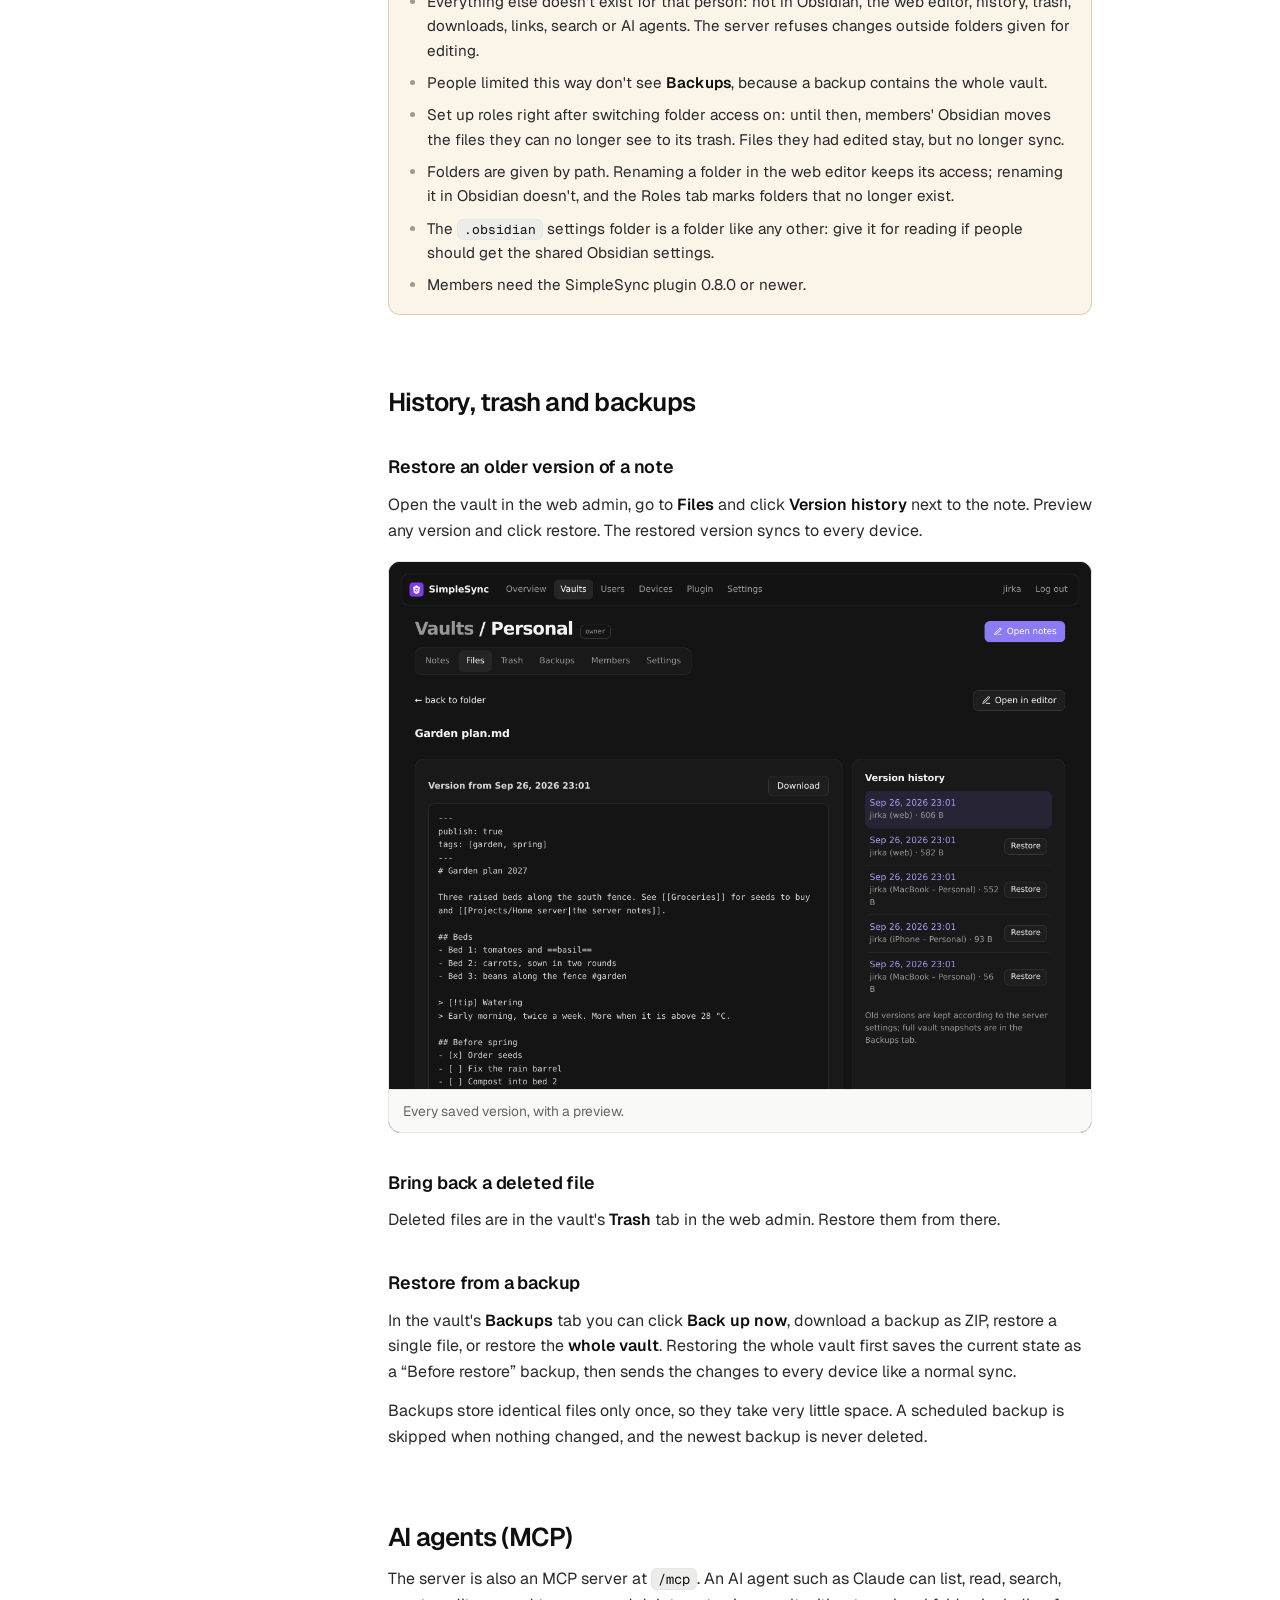
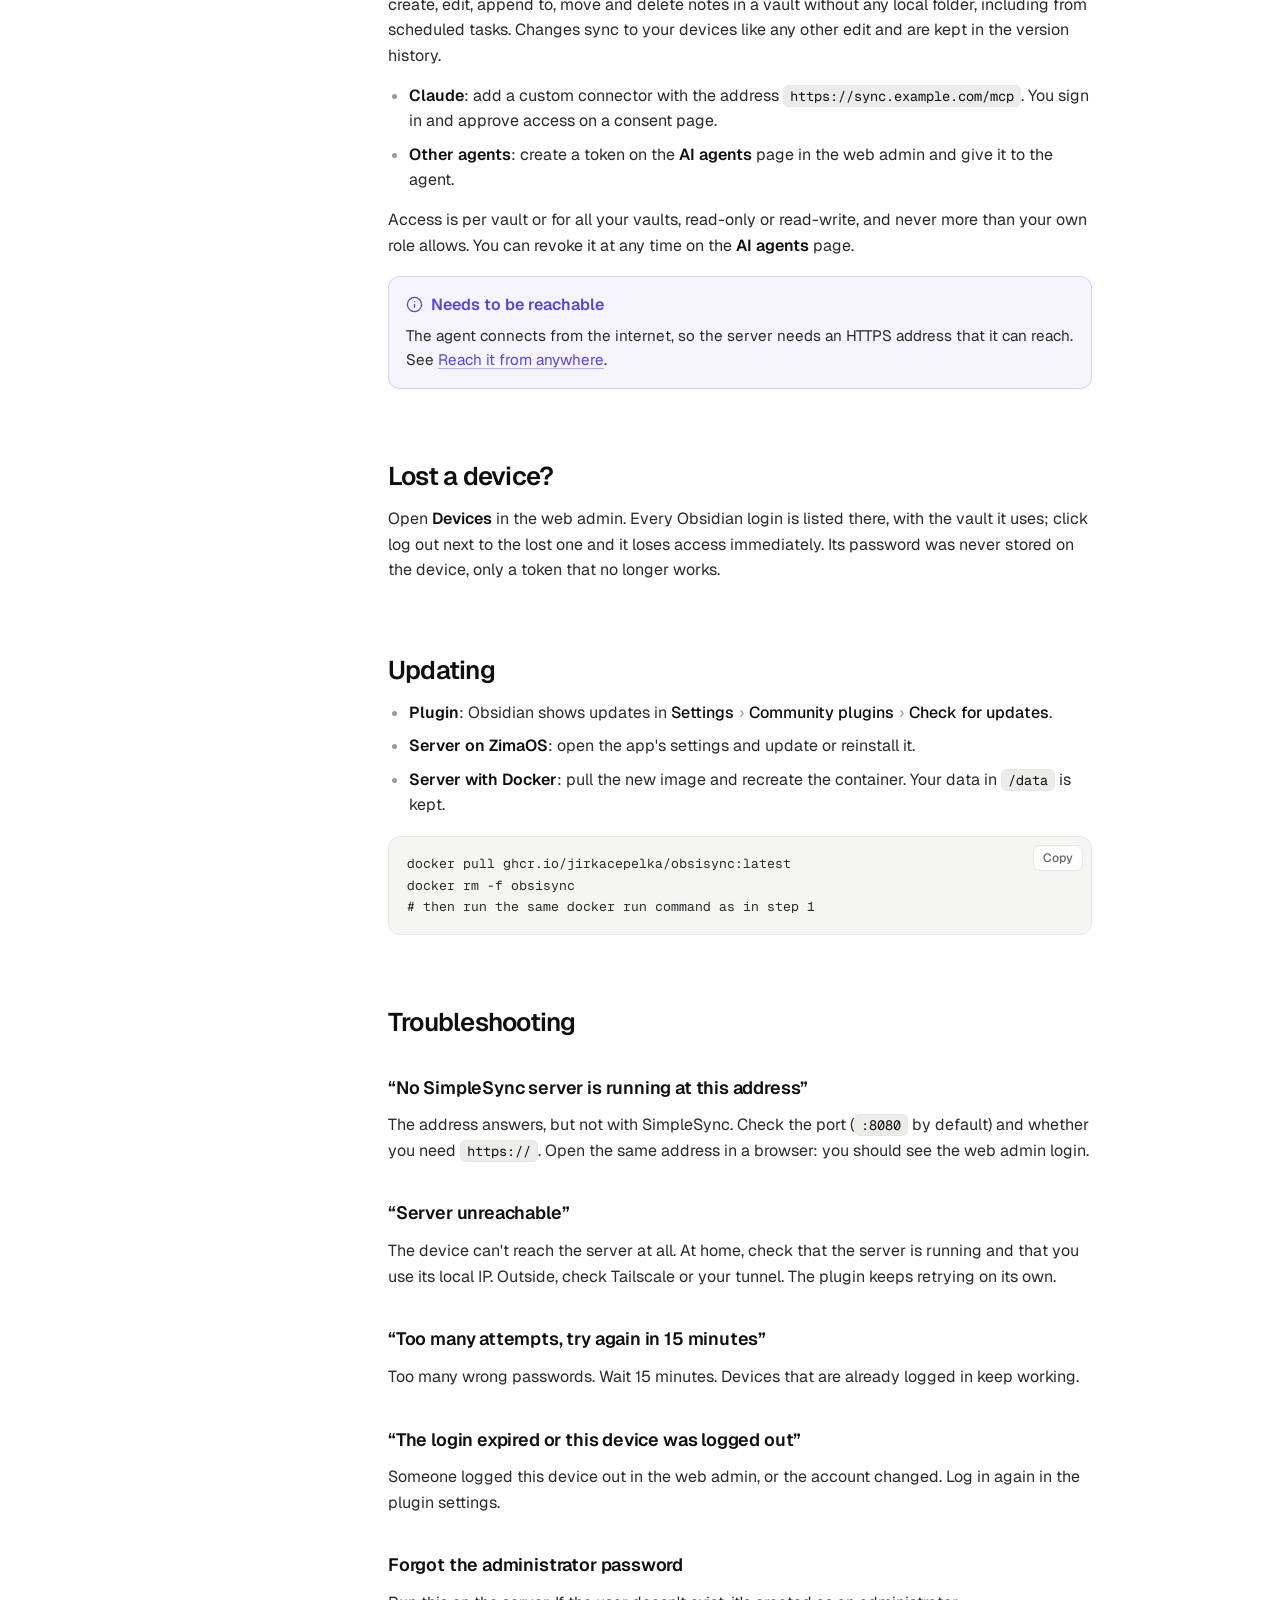
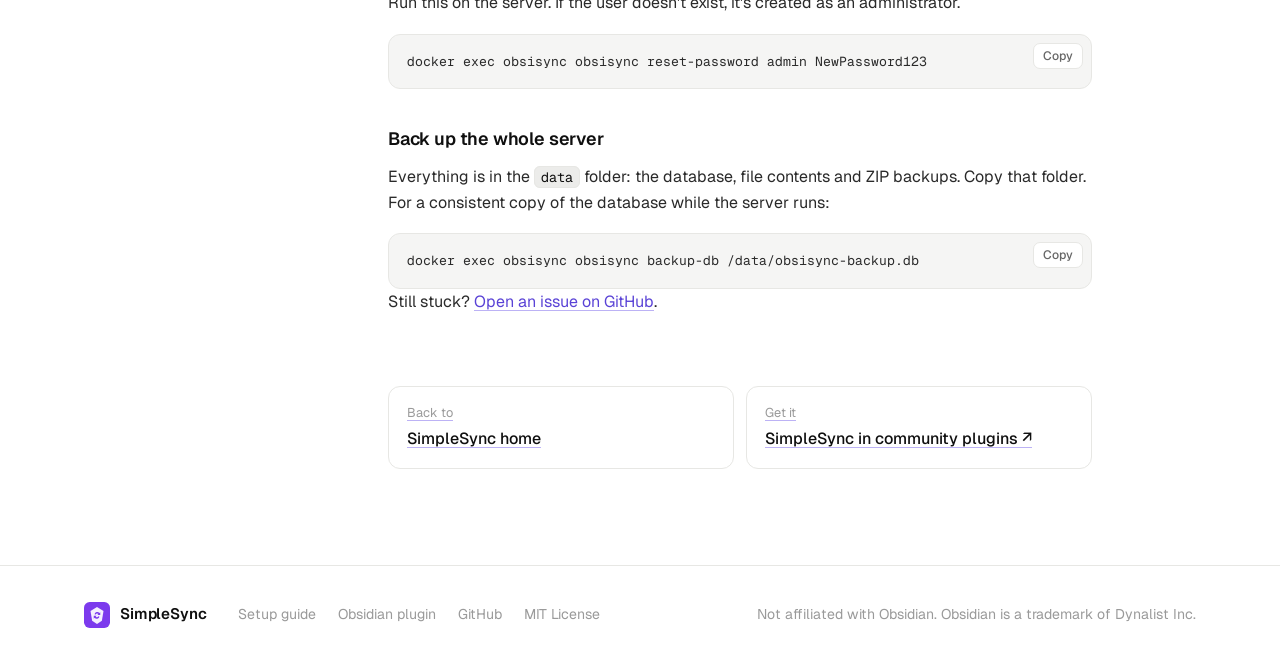
<file: guide.html>
<!doctype html>
<html lang="en">
<head>
<meta charset="utf-8">
<meta name="viewport" content="width=device-width, initial-scale=1">
<title>Setup guide – SimpleSync</title>
<meta name="description" content="How to install the SimpleSync server, connect Obsidian on desktop and phone, share vaults and restore from backups.">
<meta name="theme-color" content="#161616" media="(prefers-color-scheme: dark)">
<meta name="theme-color" content="#ffffff" media="(prefers-color-scheme: light)">
<link rel="icon" href="assets/icon.svg" type="image/svg+xml">
<link rel="preconnect" href="https://fonts.googleapis.com">
<link rel="preconnect" href="https://fonts.gstatic.com" crossorigin>
<link href="https://fonts.googleapis.com/css2?family=Geist:wght@400;500;600;700&family=Geist+Mono:wght@400;500&display=swap" rel="stylesheet">
<link rel="stylesheet" href="styles.css">
</head>
<body>
<svg width="0" height="0" style="position:absolute" aria-hidden="true">
  <symbol id="i-zap" viewBox="0 0 24 24"><path d="M13 2 3 14h9l-1 8 10-12h-9l1-8z"/></symbol>
  <symbol id="i-merge" viewBox="0 0 24 24"><circle cx="18" cy="18" r="3"/><circle cx="6" cy="6" r="3"/><path d="M6 21V9a9 9 0 0 0 9 9"/></symbol>
  <symbol id="i-history" viewBox="0 0 24 24"><path d="M3 12a9 9 0 1 0 9-9 9.75 9.75 0 0 0-6.74 2.74L3 8"/><path d="M3 3v5h5"/><path d="M12 7v5l4 2"/></symbol>
  <symbol id="i-archive" viewBox="0 0 24 24"><rect width="20" height="5" x="2" y="3" rx="1"/><path d="M4 8v11a2 2 0 0 0 2 2h12a2 2 0 0 0 2-2V8"/><path d="M10 12h4"/></symbol>
  <symbol id="i-users" viewBox="0 0 24 24"><path d="M16 21v-2a4 4 0 0 0-4-4H6a4 4 0 0 0-4 4v2"/><circle cx="9" cy="7" r="4"/><path d="M22 21v-2a4 4 0 0 0-3-3.87"/><path d="M16 3.13a4 4 0 0 1 0 7.75"/></symbol>
  <symbol id="i-shield" viewBox="0 0 24 24"><path d="M12 22s8-4 8-10V5l-8-3-8 3v7c0 6 8 10 8 10"/><path d="m9 12 2 2 4-4"/></symbol>
  <symbol id="i-package" viewBox="0 0 24 24"><path d="m7.5 4.27 9 5.15"/><path d="M21 8a2 2 0 0 0-1-1.73l-7-4a2 2 0 0 0-2 0l-7 4A2 2 0 0 0 3 8v8a2 2 0 0 0 1 1.73l7 4a2 2 0 0 0 2 0l7-4A2 2 0 0 0 21 16Z"/><path d="m3.3 7 8.7 5 8.7-5"/><path d="M12 22V12"/></symbol>
  <symbol id="i-globe" viewBox="0 0 24 24"><circle cx="12" cy="12" r="10"/><path d="M12 2a14.5 14.5 0 0 0 0 20 14.5 14.5 0 0 0 0-20"/><path d="M2 12h20"/></symbol>
  <symbol id="i-check" viewBox="0 0 24 24"><path d="M20 6 9 17l-5-5"/></symbol>
  <symbol id="i-laptop" viewBox="0 0 24 24"><rect x="3" y="4" width="18" height="12" rx="2"/><path d="M2 20h20"/></symbol>
  <symbol id="i-phone" viewBox="0 0 24 24"><rect width="14" height="20" x="5" y="2" rx="2"/><path d="M12 18h.01"/></symbol>
  <symbol id="i-lock" viewBox="0 0 24 24"><rect width="18" height="11" x="3" y="11" rx="2"/><path d="M7 11V7a5 5 0 0 1 10 0v4"/></symbol>
  <symbol id="i-ban" viewBox="0 0 24 24"><circle cx="12" cy="12" r="10"/><path d="m4.9 4.9 14.2 14.2"/></symbol>
  <symbol id="i-key" viewBox="0 0 24 24"><circle cx="7.5" cy="15.5" r="5.5"/><path d="m21 2-9.6 9.6"/><path d="m15.5 7.5 3 3L22 7l-3-3"/></symbol>
  <symbol id="i-external" viewBox="0 0 24 24"><path d="M15 3h6v6"/><path d="M10 14 21 3"/><path d="M18 13v6a2 2 0 0 1-2 2H5a2 2 0 0 1-2-2V8a2 2 0 0 1 2-2h6"/></symbol>
  <symbol id="i-info" viewBox="0 0 24 24"><circle cx="12" cy="12" r="10"/><path d="M12 16v-4"/><path d="M12 8h.01"/></symbol>
  <symbol id="i-alert" viewBox="0 0 24 24"><path d="m21.73 18-8-14a2 2 0 0 0-3.48 0l-8 14A2 2 0 0 0 4 21h16a2 2 0 0 0 1.73-3"/><path d="M12 9v4"/><path d="M12 17h.01"/></symbol>
  <symbol id="i-bulb" viewBox="0 0 24 24"><path d="M15 14c.2-1 .7-1.7 1.5-2.5 1-.9 1.5-2.2 1.5-3.5A6 6 0 0 0 6 8c0 1 .2 2.2 1.5 3.5.7.7 1.3 1.5 1.5 2.5"/><path d="M9 18h6"/><path d="M10 22h4"/></symbol>
  <symbol id="i-folder" viewBox="0 0 24 24"><path d="M20 20a2 2 0 0 0 2-2V8a2 2 0 0 0-2-2h-7.9a2 2 0 0 1-1.69-.9L9.6 3.9A2 2 0 0 0 7.93 3H4a2 2 0 0 0-2 2v13a2 2 0 0 0 2 2Z"/></symbol>
  <symbol id="i-search" viewBox="0 0 24 24"><circle cx="11" cy="11" r="8"/><path d="m21 21-4.3-4.3"/></symbol>
  <symbol id="i-calendar" viewBox="0 0 24 24"><rect width="18" height="18" x="3" y="4" rx="2"/><path d="M16 2v4M8 2v4M3 10h18"/></symbol>
  <symbol id="i-graph" viewBox="0 0 24 24"><circle cx="12" cy="5" r="2.5"/><circle cx="5" cy="19" r="2.5"/><circle cx="19" cy="19" r="2.5"/><path d="M11 7.2 6.2 16.8M13 7.2l4.8 9.6M7.5 19h9"/></symbol>
  <symbol id="i-download" viewBox="0 0 24 24"><path d="M21 15v4a2 2 0 0 1-2 2H5a2 2 0 0 1-2-2v-4"/><path d="m7 10 5 5 5-5"/><path d="M12 15V3"/></symbol>
  <symbol id="i-server" viewBox="0 0 24 24"><rect width="20" height="8" x="2" y="2" rx="2"/><rect width="20" height="8" x="2" y="14" rx="2"/><path d="M6 6h.01M6 18h.01"/></symbol>
  <symbol id="i-arrow" viewBox="0 0 24 24"><path d="M5 12h14"/><path d="m12 5 7 7-7 7"/></symbol>
  <symbol id="i-book" viewBox="0 0 24 24"><path d="M2 3h6a4 4 0 0 1 4 4v14a3 3 0 0 0-3-3H2z"/><path d="M22 3h-6a4 4 0 0 0-4 4v14a3 3 0 0 1 3-3h7z"/></symbol>
  <symbol id="i-github" viewBox="0 0 16 16"><path fill="currentColor" stroke="none" d="M8 0C3.58 0 0 3.58 0 8c0 3.54 2.29 6.53 5.47 7.59.4.07.55-.17.55-.38 0-.19-.01-.82-.01-1.49-2.01.37-2.53-.49-2.69-.94-.09-.23-.48-.94-.82-1.13-.28-.15-.68-.52-.01-.53.63-.01 1.08.58 1.23.82.72 1.21 1.87.87 2.33.66.07-.52.28-.87.51-1.07-1.78-.2-3.64-.89-3.64-3.95 0-.87.31-1.59.82-2.15-.08-.2-.36-1.02.08-2.12 0 0 .67-.21 2.2.82.64-.18 1.32-.27 2-.27.68 0 1.36.09 2 .27 1.53-1.04 2.2-.82 2.2-.82.44 1.1.16 1.92.08 2.12.51.56.82 1.27.82 2.15 0 3.07-1.87 3.75-3.65 3.95.29.25.54.73.54 1.48 0 1.07-.01 1.93-.01 2.2 0 .21.15.46.55.38A8.013 8.013 0 0016 8c0-4.42-3.58-8-8-8z"/></symbol>
  <symbol id="i-tablet" viewBox="0 0 24 24"><rect width="16" height="20" x="4" y="2" rx="2"/><path d="M12 18h.01"/></symbol>
  <symbol id="i-monitor" viewBox="0 0 24 24"><rect width="20" height="14" x="2" y="3" rx="2"/><path d="M8 21h8M12 17v4"/></symbol>
</svg>

<header class="nav">
  <div class="nav-inner">
    <a class="logo" href="./"><img src="assets/icon.svg" alt=""> SimpleSync</a>
    <nav class="nav-links" aria-label="Main">
      <a href="./#how">How it works</a>
      <a href="./#features">Features</a>
      <a href="./#admin">Web admin</a>
      <a href="./#install">Install</a>
      <a href="guide.html" aria-current="page">Guide</a>
      <a href="./#faq">FAQ</a>
    </nav>
    <div class="nav-end">
      <a class="btn btn-quiet small" href="https://github.com/jirkacepelka/SimpleSync"><svg class="icon"><use href="#i-github"/></svg>GitHub</a>
      <a class="btn btn-primary small" href="https://community.obsidian.md/plugins/simplesync">Get the plugin</a>
    </div>
  </div>
</header>

<main class="wrap docs">
  <aside class="toc" aria-label="On this page">
    <p class="toc-title">Guide</p>
    <ol>
      <li><a href="#before">Before you start</a></li>
      <li><a href="#server">1. Install the server</a></li>
      <li><a href="#admin-account">2. Create the admin account</a></li>
      <li><a href="#vaults">3. Create vaults and users</a></li>
      <li><a href="#plugin">4. Install the plugin</a></li>
      <li><a href="#connect">5. Connect a vault</a></li>
      <li class="sub"><a href="#ready-made">Ready-made vault</a></li>
      <li class="sub"><a href="#first-connect">What connecting does</a></li>
      <li><a href="#phone">Phones and tablets</a></li>
      <li><a href="#outside">Reach it from anywhere</a></li>
      <li><a href="#daily">Everyday use</a></li>
      <li><a href="#web-editor">Edit in the browser</a></li>
      <li><a href="#publishing">Publish notes</a></li>
      <li><a href="#sharing">Sharing a vault</a></li>
      <li class="sub"><a href="#folder-access">Limit access to folders</a></li>
      <li><a href="#restore">History, trash and backups</a></li>
      <li><a href="#agents">AI agents (MCP)</a></li>
      <li><a href="#devices">Lost a device?</a></li>
      <li><a href="#update">Updating</a></li>
      <li><a href="#trouble">Troubleshooting</a></li>
    </ol>
  </aside>

  <article class="doc-body">
    <header>
      <span class="eyebrow">Setup guide</span>
      <h1>Set up SimpleSync</h1>
      <p>From an empty machine to a vault that syncs between your computer and phone. It takes about ten minutes.</p>
    </header>

    <h2 id="before">Before you start</h2>
    <p>You need two things:</p>
    <ul>
      <li><b>A machine that runs Docker</b> and stays on: a ZimaOS or CasaOS box, a Synology or Unraid NAS, a Raspberry Pi, or a small VPS with 1 GB of RAM.</li>
      <li><b>Obsidian 1.4 or newer</b> on the devices you want to sync. Desktop, iPhone, iPad and Android all work. Anywhere else, a web browser is enough: see <a href="#web-editor">Edit in the browser</a>.</li>
    </ul>
    <div class="callout">
      <div class="callout-title"><svg class="icon"><use href="#i-info"/></svg>How the pieces fit</div>
      <p>The server stores your vaults and has a web admin. The Obsidian plugin logs in to the server and keeps one Obsidian vault in sync with one vault on the server. You can have several vaults and several users on one server.</p>
    </div>

    <h2 id="server">1. Install the server</h2>
    <p>Pick the option that matches your machine.</p>
    <div class="panes">
      <div class="seg" role="tablist">
        <button class="tab on" role="tab" aria-selected="true" data-pane="zima">ZimaOS / CasaOS</button>
        <button class="tab" role="tab" aria-selected="false" data-pane="vps">VPS with HTTPS</button>
        <button class="tab" role="tab" aria-selected="false" data-pane="docker">Docker</button>
      </div>
      <div class="pane" id="pane-zima">
        <ol>
          <li>Open <span class="path">App Store<span class="sep">›</span>+<span class="sep">›</span>Install a customized app</span> and switch to <b>YAML</b>.</li>
          <li>Delete what's there (<kbd>Ctrl</kbd> <kbd>A</kbd>, <kbd>Delete</kbd>) and paste the YAML below.</li>
          <li>Click <b>Install</b>, then open <code>http://&lt;zimaos-ip&gt;:8080</code>.</li>
        </ol>
        <div class="code"><button class="copy" type="button">Copy</button><pre class="tall"><code>name: obsisync
services:
  obsisync:
    image: ghcr.io/jirkacepelka/obsisync:latest
    container_name: obsisync
    restart: unless-stopped
    ports:
      - target: 8080
        published: "8080"
        protocol: tcp
    environment:
      TZ: Europe/Prague
    volumes:
      - type: bind
        source: /DATA/AppData/obsisync/data
        target: /data
x-casaos:
  architectures:
    - amd64
    - arm64
  main: obsisync
  category: Utilities
  title:
    en_us: SimpleSync
  tagline:
    en_us: Simple self-hosted sync for Obsidian
  icon: https://raw.githubusercontent.com/jirkacepelka/SimpleSync/main/server/internal/web/static/icon.svg
  index: /
  port_map: "8080"
  scheme: http</code></pre></div>
        <p>Your data lives in <code>/DATA/AppData/obsisync/data</code>.</p>
      </div>
      <div class="pane" id="pane-vps" hidden>
        <ol>
          <li>At your domain registrar, add a DNS <b>A record</b> such as <code>sync.example.com</code> pointing to the VPS's IP address.</li>
          <li>On the VPS, run the commands below. Caddy obtains a Let's Encrypt certificate by itself.</li>
          <li>Open <code>https://sync.example.com</code>.</li>
        </ol>
        <div class="code"><button class="copy" type="button">Copy</button><pre><code>mkdir simplesync &amp;&amp; cd simplesync
curl -O https://raw.githubusercontent.com/jirkacepelka/SimpleSync/main/deploy/docker-compose.caddy.yml
DOMAIN=sync.example.com docker compose -f docker-compose.caddy.yml up -d</code></pre></div>
      </div>
      <div class="pane" id="pane-docker" hidden>
        <p>Any machine with Docker. Change <code>TZ</code> to your time zone; it's used for the times shown in the web admin.</p>
        <div class="code"><button class="copy" type="button">Copy</button><pre><code>docker run -d --name obsisync -p 8080:8080 -e TZ=Europe/Prague \
  -v $PWD/data:/data --restart unless-stopped \
  ghcr.io/jirkacepelka/obsisync:latest</code></pre></div>
        <p>Then open <code>http://&lt;machine-ip&gt;:8080</code>.</p>
      </div>
    </div>

    <h2 id="admin-account">2. Create the admin account</h2>
    <p>The first time you open the web admin, it asks you to create the administrator account. Do this right after installing: until that account exists, whoever opens the page first can create it.</p>
    <p>The language picker is at the bottom of every page of the web admin.</p>

    <h2 id="vaults">3. Create vaults and users</h2>
    <p>In the web admin, go to <b>Vaults</b> and click <b>New vault</b>. Give it a name and choose:</p>
    <ul>
      <li><b>Backup frequency</b>: off, every hour, every 6 hours, daily or weekly.</li>
      <li><b>Keep backups for</b>: 7 days, 30 days, 90 days, 1 year or forever.</li>
      <li>Optionally <b>also save as ZIP</b>, which writes every backup as a separate ZIP file to <code>data/backups/</code>.</li>
    </ul>
    <figure class="figure"><img src="assets/admin-newvault.png" alt="The New vault form in the web admin" width="2400" height="1720" loading="lazy"><figcaption>Creating a vault with a backup plan.</figcaption></figure>
    <p>Syncing only for yourself? You can skip users. To add family or colleagues, open <b>Users</b>, create an account for each person, then add them to a vault (see <a href="#sharing">Sharing a vault</a>).</p>
    <div class="callout tip">
      <div class="callout-title"><svg class="icon"><use href="#i-bulb"/></svg>Already have a vault full of notes?</div>
      <p>You don't need to create it on the server first. Log in from the plugin on the device that has the notes and choose <b>Create a new vault from this one</b> in step 5. It uploads the vault for you.</p>
    </div>

    <h2 id="plugin">4. Install the plugin</h2>
    <p>SimpleSync is listed in Obsidian's community plugins.</p>
    <ol>
      <li>In Obsidian, open <span class="path">Settings<span class="sep">›</span>Community plugins</span>. If restricted mode is on, click <b>Turn on community plugins</b>.</li>
      <li>Click <b>Browse</b> and search for <b>SimpleSync</b>.</li>
      <li>Click <b>Install</b>, then <b>Enable</b>.</li>
    </ol>
    <div class="plugin-card">
      <img src="assets/icon.svg" alt="">
      <div class="txt">
        <h3>SimpleSync</h3>
        <p>by jirkacepelka · Desktop and mobile</p>
      </div>
      <div class="cta">
        <a class="btn btn-primary" href="https://community.obsidian.md/plugins/simplesync">Plugin page <svg class="icon"><use href="#i-external"/></svg></a>
        <a class="btn btn-secondary" href="obsidian://show-plugin?id=simplesync">Open in Obsidian</a>
      </div>
    </div>
    <p>The <b>Open in Obsidian</b> button jumps straight to the plugin inside Obsidian, if Obsidian is installed on this device.</p>

    <h2 id="connect">5. Connect a vault</h2>
    <ol>
      <li>Open <span class="path">Settings<span class="sep">›</span>SimpleSync</span>.</li>
      <li>Enter the <b>Server address</b> (for example <code>https://sync.example.com</code> or <code>192.168.1.10:8080</code>), your <b>Name</b> and <b>Password</b>, and click <b>Log in</b>.</li>
      <li>Under <b>Vault on the server</b>, pick a vault and click <b>Connect</b>.</li>
    </ol>
    <p>Or, to upload the vault that's open in Obsidian right now, use <b>Or create a new vault from this one</b> and click <b>Create and connect</b>.</p>
    <p>That's it. The status bar at the bottom of Obsidian shows <span class="sym">✓ SimpleSync</span> once the first sync finishes.</p>

    <h3 id="ready-made">The shortcut: download a ready-made vault</h3>
    <p>For a new computer, this skips steps 4 and 5.</p>
    <ol>
      <li>In the web admin, click <b>Download for Obsidian</b> next to a vault. For an empty one, use <span class="path">Plugin<span class="sep">›</span>Download ready-made vault</span>.</li>
      <li>Unzip it, for example into Documents.</li>
      <li>In Obsidian choose <b>Open folder as vault</b> and pick the unzipped folder.</li>
      <li>Click <b>Trust author and enable plugins</b>.</li>
      <li>Enter your password in the window that appears. The vault connects by itself and starts syncing.</li>
    </ol>
    <p>The ZIP contains the notes and the plugin, already set up with your server address and name. It never contains a password or token.</p>

    <h3 id="first-connect">What connecting does</h3>
    <div class="callout warning">
      <div class="callout-title"><svg class="icon"><use href="#i-alert"/></svg>The server vault wins</div>
      <p>If the server vault you connect to already has files, the Obsidian vault on this device is replaced by the server's copy. Nothing is uploaded from this device. Files that exist only here, or differ from the server, are moved to Obsidian's trash (<code>.trash</code>), so nothing is lost. The plugin asks before connecting.</p>
    </div>
    <ul>
      <li><b>The server vault has content</b>: this device becomes an exact copy of it. An empty or brand-new Obsidian vault can never overwrite the server.</li>
      <li><b>The server vault is empty</b>: the content of this device is uploaded to it.</li>
      <li>If the first sync is interrupted, the next one continues in the same “copy the server” mode.</li>
    </ul>
    <p>After the first sync, changes flow in both directions.</p>

    <h2 id="phone">Phones and tablets</h2>
    <p>On iPhone, iPad and Android the steps are the same as on desktop:</p>
    <ol>
      <li>Create a new, empty vault in the Obsidian app. Don't use iCloud for it, so two sync tools don't fight over the same files.</li>
      <li>Install SimpleSync from <span class="path">Settings<span class="sep">›</span>Community plugins<span class="sep">›</span>Browse</span>.</li>
      <li>Log in and connect to the vault. The server's copy is downloaded to the phone.</li>
    </ol>
    <p>The phone syncs when a file changes, every minute while Obsidian is open, and whenever you bring Obsidian back to the foreground.</p>
    <div class="callout">
      <div class="callout-title"><svg class="icon"><use href="#i-info"/></svg>Use HTTPS for iOS</div>
      <p>iOS works best with an <code>https://</code> address. See the next section.</p>
    </div>

    <h2 id="outside">Reach it from anywhere</h2>
    <p>To sync a phone on mobile data, the server has to be reachable outside your home network. Pick one:</p>
    <ul>
      <li><b>Tailscale</b> (in the ZimaOS App Store): install it on the server and on your devices. <code>tailscale serve</code> gives you a free HTTPS address.</li>
      <li><b>Cloudflare Tunnel</b>: publishes the server on your domain with HTTPS, without opening ports on your router.</li>
      <li><b>A VPS</b> with the Caddy setup from step 1, which already has HTTPS.</li>
    </ul>
    <p>The plugin warns you before sending a password over plain <code>http://</code> outside your home network.</p>

    <h2 id="daily">Everyday use</h2>
    <p>Once connected, there's nothing to do. Edit notes as usual; changes reach other devices within seconds. The item in the status bar shows the state, and clicking it syncs right away.</p>
    <div class="table-scroll">
      <table>
        <thead><tr><th>Status bar</th><th>Meaning</th></tr></thead>
        <tbody>
          <tr><td><span class="sym">✓ SimpleSync</span></td><td>Synced</td></tr>
          <tr><td><span class="sym">⟳ SimpleSync</span></td><td>Syncing</td></tr>
          <tr><td><span class="sym">⚡ SimpleSync</span></td><td>Server unreachable; it will retry by itself</td></tr>
          <tr><td><span class="sym">⚠ SimpleSync</span></td><td>An error, for example an expired login. Open the plugin settings for details.</td></tr>
          <tr><td><span class="sym">○ SimpleSync</span></td><td>Not connected to a vault yet</td></tr>
        </tbody>
      </table>
    </div>
    <ul>
      <li><b>Sync now</b> is also in the command palette.</li>
      <li><b>Conflicts</b>: if the same lines changed on two devices at once, you get a notice and your version is saved next to the note as <code>Note (conflict 2026-09-26 1530 jirka).md</code>. Compare the two and delete the copy.</li>
      <li><b>Deleting many files</b>: if a sync would delete more than half of the files on the server, it pauses and asks whether to <b>Download them again</b> or <b>Delete on the server too</b>.</li>
      <li><b>Also sync Obsidian settings</b> in the plugin settings syncs the <code>.obsidian</code> folder (appearance, plugins, hotkeys). Turn it on only in vaults shared with people you trust, because synced plugins run on every device.</li>
      <li><b>Choose plugins to sync</b> appears under that switch. Click <b>Choose…</b> and turn off the plugins whose settings should stay on this device only, for example ones with machine-specific options. Plugins you install later are synced by default.</li>
      <li><b>Disconnect vault</b> stops syncing. Files stay on the device and on the server.</li>
    </ul>
    <p>Not synced: <code>.trash</code>, <code>.git</code>, other hidden folders, <code>workspace.json</code> and the plugin's own login token.</p>

    <h2 id="web-editor">Edit in the browser</h2>
    <p>Every vault can be read and edited on the server's web page, without Obsidian. Useful on a work computer, a borrowed laptop, or for family members who never installed the app.</p>
    <ol>
      <li>Log in to the web admin and open a vault.</li>
      <li>Click <b>Open notes</b> (or the <b>Notes</b> tab).</li>
      <li>Pick a note in the tree on the left, or create one with <b>+</b>.</li>
    </ol>
    <figure class="figure"><img src="assets/editor.png" alt="The web editor with the file tree, the Markdown source and a live preview" width="2400" height="1480" loading="lazy"><figcaption>File tree, source and live preview side by side.</figcaption></figure>
    <ul>
      <li><b>Saving is automatic</b>, a moment after you stop typing (or <kbd>Ctrl</kbd> <kbd>S</kbd>). The dot next to the note name shows the state. Changes reach Obsidian on your devices within seconds and appear in the version history as <code>jirka (web)</code>.</li>
      <li><b>Edit, Split, Read</b> switch between the source, source with preview, and the preview alone.</li>
      <li>The toolbar and <kbd>Ctrl</kbd> <kbd>B</kbd> / <kbd>I</kbd> / <kbd>K</kbd> cover the usual formatting. Lists continue when you press <kbd>Enter</kbd>.</li>
      <li>Type <code>[[</code> to get suggestions for a note to link.</li>
      <li>Paste or drop an image into the text. It is uploaded next to the note and embedded as <code>![[Pasted image …]]</code>.</li>
      <li>Rename a note by editing its name at the top. Right-click a note or folder in the tree (or use <b>⋯</b>) to rename or delete it. Deleted files go to the vault's <b>Trash</b>.</li>
    </ul>
    <p>If the same note is edited in Obsidian at the same time, the changes are merged line by line. If both sides changed the same line, the other version stays and yours is kept next to it as a <code>(conflict …)</code> copy, exactly as on a device. Members with the <b>Read only</b> role see the notes but can't change them.</p>

    <h2 id="publishing">Publish notes</h2>
    <p>A vault owner can turn chosen notes into a public website served by your own server. Anyone with the address can read it without an account.</p>
    <ol>
      <li>Open the vault and go to <span class="path">Settings<span class="sep">›</span>Publishing</span>.</li>
      <li>Tick <b>Publish this vault as a website</b> and pick an <b>address</b>, for example <code>garden</code>. The site will be at <code>https://sync.example.com/p/garden/</code>.</li>
      <li>Choose <b>which notes are public</b>:
        <ul>
          <li><b>Chosen notes</b>: notes with <code>publish: true</code> in their properties. The <b>Publish</b> button in the web editor adds it for you, and in Obsidian you can add the property yourself.</li>
          <li><b>A whole folder</b>: every note in one folder. Leave the folder empty to publish the whole vault.</li>
        </ul>
      </li>
      <li>Optionally set a <b>front page</b> note. Without one, the site starts with a list of the published notes.</li>
    </ol>
    <figure class="figure"><img src="assets/published.png" alt="A published note with the site's navigation" width="2400" height="1480" loading="lazy"><figcaption>A published note. Links to notes that aren't published show as plain text.</figcaption></figure>
    <div class="callout">
      <div class="callout-title"><svg class="icon"><use href="#i-info"/></svg>What stays private</div>
      <p>Only published notes are on the site. Links to other notes are shown as plain text, so their names and paths don't leak. An image or file is public only when a published note embeds or links it. To take the site down, untick <b>Publish this vault as a website</b>.</p>
    </div>

    <h2 id="sharing">Sharing a vault</h2>
    <p>Open the vault in the web admin, go to <b>Members</b> and add a user with one of these roles:</p>
    <div class="table-scroll">
      <table>
        <thead><tr><th>Role</th><th>Can do</th></tr></thead>
        <tbody>
          <tr><td>Owner</td><td>Everything, including members, backups and deleting the vault</td></tr>
          <tr><td>Editor</td><td>Read and change notes</td></tr>
          <tr><td>Read only</td><td>Sync the vault but not change it; the plugin shows “Synced (read only)”</td></tr>
        </tbody>
      </table>
    </div>
    <p>The person then installs the plugin, logs in with their own name and password, and sees the vault in their list.</p>

    <h3 id="folder-access">Limit access to folders</h3>
    <p>By default a member sees the whole vault. When people should see only part of it, for example each department only its own folder, use folder access. It is off until you switch it on, and nothing changes for vaults that don't use it.</p>
    <ol>
      <li>Open the vault and go to <span class="path">Settings<span class="sep">›</span>Folder access</span>. Tick <b>Use folder access in this vault</b> and save. From now on, members who are not owners <b>see nothing</b> until you give them folders, and a new <b>Roles</b> tab appears.</li>
      <li>On <b>Roles</b>, create a role for each group, e.g. <i>Education</i>, and add its folders, each for <b>Read</b> or <b>Edit</b>:
        <ul>
          <li><code>Education</code> → <b>Edit</b>,</li>
          <li><code>Shared</code> → <b>Read</b>.</li>
        </ul>
      </li>
      <li>On <b>Members</b>, tick the roles of each person and click <b>Save</b>. Someone in two departments gets both roles. Under a person you can also add <b>folders of their own</b>, without making a role.</li>
    </ol>
    <p>A person sees every folder given to them, with everything inside. If the same folder is given twice, <b>Edit</b> beats <b>Read</b>. Someone whose vault role is <i>Read only</i> never edits. Owners and administrators always see everything. People who were given nothing are marked <b>sees nothing</b> on the Members tab.</p>
    <div class="callout warning">
      <div class="callout-title"><svg class="icon"><use href="#i-alert"/></svg>Good to know</div>
      <ul>
        <li>Everything else doesn't exist for that person: not in Obsidian, the web editor, history, trash, downloads, links, search or AI agents. The server refuses changes outside folders given for editing.</li>
        <li>People limited this way don't see <b>Backups</b>, because a backup contains the whole vault.</li>
        <li>Set up roles right after switching folder access on: until then, members' Obsidian moves the files they can no longer see to its trash. Files they had edited stay, but no longer sync.</li>
        <li>Folders are given by path. Renaming a folder in the web editor keeps its access; renaming it in Obsidian doesn't, and the Roles tab marks folders that no longer exist.</li>
        <li>The <code>.obsidian</code> settings folder is a folder like any other: give it for reading if people should get the shared Obsidian settings.</li>
        <li>Members need the SimpleSync plugin 0.8.0 or newer.</li>
      </ul>
    </div>

    <h2 id="restore">History, trash and backups</h2>
    <h3>Restore an older version of a note</h3>
    <p>Open the vault in the web admin, go to <b>Files</b> and click <b>Version history</b> next to the note. Preview any version and click restore. The restored version syncs to every device.</p>
    <figure class="figure"><img src="assets/admin-history.png" alt="Version history of a note in the web admin" width="2400" height="1800" loading="lazy"><figcaption>Every saved version, with a preview.</figcaption></figure>
    <h3>Bring back a deleted file</h3>
    <p>Deleted files are in the vault's <b>Trash</b> tab in the web admin. Restore them from there.</p>
    <h3>Restore from a backup</h3>
    <p>In the vault's <b>Backups</b> tab you can click <b>Back up now</b>, download a backup as ZIP, restore a single file, or restore the <b>whole vault</b>. Restoring the whole vault first saves the current state as a “Before restore” backup, then sends the changes to every device like a normal sync.</p>
    <p>Backups store identical files only once, so they take very little space. A scheduled backup is skipped when nothing changed, and the newest backup is never deleted.</p>

    <h2 id="agents">AI agents (MCP)</h2>
    <p>The server is also an MCP server at <code>/mcp</code>. An AI agent such as Claude can list, read, search, create, edit, append to, move and delete notes in a vault without any local folder, including from scheduled tasks. Changes sync to your devices like any other edit and are kept in the version history.</p>
    <ul>
      <li><b>Claude</b>: add a custom connector with the address <code>https://sync.example.com/mcp</code>. You sign in and approve access on a consent page.</li>
      <li><b>Other agents</b>: create a token on the <b>AI agents</b> page in the web admin and give it to the agent.</li>
    </ul>
    <p>Access is per vault or for all your vaults, read-only or read-write, and never more than your own role allows. You can revoke it at any time on the <b>AI agents</b> page.</p>
    <div class="callout">
      <div class="callout-title"><svg class="icon"><use href="#i-info"/></svg>Needs to be reachable</div>
      <p>The agent connects from the internet, so the server needs an HTTPS address that it can reach. See <a href="#outside">Reach it from anywhere</a>.</p>
    </div>

    <h2 id="devices">Lost a device?</h2>
    <p>Open <b>Devices</b> in the web admin. Every Obsidian login is listed there, with the vault it uses; click log out next to the lost one and it loses access immediately. Its password was never stored on the device, only a token that no longer works.</p>

    <h2 id="update">Updating</h2>
    <ul>
      <li><b>Plugin</b>: Obsidian shows updates in <span class="path">Settings<span class="sep">›</span>Community plugins<span class="sep">›</span>Check for updates</span>.</li>
      <li><b>Server on ZimaOS</b>: open the app's settings and update or reinstall it.</li>
      <li><b>Server with Docker</b>: pull the new image and recreate the container. Your data in <code>/data</code> is kept.</li>
    </ul>
    <div class="code"><button class="copy" type="button">Copy</button><pre><code>docker pull ghcr.io/jirkacepelka/obsisync:latest
docker rm -f obsisync
# then run the same docker run command as in step 1</code></pre></div>

    <h2 id="trouble">Troubleshooting</h2>
    <h3>“No SimpleSync server is running at this address”</h3>
    <p>The address answers, but not with SimpleSync. Check the port (<code>:8080</code> by default) and whether you need <code>https://</code>. Open the same address in a browser: you should see the web admin login.</p>
    <h3>“Server unreachable”</h3>
    <p>The device can't reach the server at all. At home, check that the server is running and that you use its local IP. Outside, check Tailscale or your tunnel. The plugin keeps retrying on its own.</p>
    <h3>“Too many attempts, try again in 15 minutes”</h3>
    <p>Too many wrong passwords. Wait 15 minutes. Devices that are already logged in keep working.</p>
    <h3>“The login expired or this device was logged out”</h3>
    <p>Someone logged this device out in the web admin, or the account changed. Log in again in the plugin settings.</p>
    <h3>Forgot the administrator password</h3>
    <p>Run this on the server. If the user doesn't exist, it's created as an administrator.</p>
    <div class="code"><button class="copy" type="button">Copy</button><pre><code>docker exec obsisync obsisync reset-password admin NewPassword123</code></pre></div>
    <h3>Back up the whole server</h3>
    <p>Everything is in the <code>data</code> folder: the database, file contents and ZIP backups. Copy that folder. For a consistent copy of the database while the server runs:</p>
    <div class="code"><button class="copy" type="button">Copy</button><pre><code>docker exec obsisync obsisync backup-db /data/obsisync-backup.db</code></pre></div>
    <p>Still stuck? <a href="https://github.com/jirkacepelka/SimpleSync/issues">Open an issue on GitHub</a>.</p>

    <nav class="next" aria-label="More">
      <a href="./"><small>Back to</small><span>SimpleSync home</span></a>
      <a href="https://community.obsidian.md/plugins/simplesync"><small>Get it</small><span>SimpleSync in community plugins ↗</span></a>
    </nav>
  </article>
</main>

<footer class="foot">
  <div class="wrap foot-inner">
    <a class="logo" href="./"><img src="assets/icon.svg" alt=""> SimpleSync</a>
    <nav class="foot-links" aria-label="Footer">
      <a href="guide.html">Setup guide</a>
      <a href="https://community.obsidian.md/plugins/simplesync">Obsidian plugin</a>
      <a href="https://github.com/jirkacepelka/SimpleSync">GitHub</a>
      <a href="https://github.com/jirkacepelka/SimpleSync/blob/main/LICENSE">MIT License</a>
    </nav>
    <span class="foot-note">Not affiliated with Obsidian. Obsidian is a trademark of Dynalist Inc.</span>
  </div>
</footer>

<script src="script.js"></script>
</body>
</html>
</file>
<file: styles.css>
/* SimpleSync website
   Obsidian-adjacent palette (flat greys, one violet accent) and soft rounded
   shapes. The visual motif is the sync network itself: devices, one server,
   revision numbers. No glows, no gradients. */

:root {
  color-scheme: dark;
  --bg: #141414;
  --bg-raised: #191919;
  --surface: #1e1e1e;
  --surface-2: #252525;
  --line: #2b2b2b;
  --line-strong: #383838;
  --text: #d8d8d8;
  --text-strong: #f4f4f4;
  --muted: #979797;
  --faint: #6a6a6a;
  --dot: rgba(255, 255, 255, .07);
  --accent: #8b7cf6;
  --accent-text: #aa9ffa;
  --accent-soft: rgba(139, 124, 246, .13);
  --accent-line: rgba(139, 124, 246, .45);
  --on-accent: #ffffff;
  --ok: #5fb77c;
  --ok-soft: rgba(95, 183, 124, .12);
  --warn: #e0a24a;
  --warn-soft: rgba(224, 162, 74, .10);
  --info-soft: rgba(139, 124, 246, .08);

  --r-sm: 8px;
  --r: 12px;
  --r-lg: 18px;
  --wrap: 1160px;
  --font: "Geist", ui-sans-serif, system-ui, -apple-system, "Segoe UI", sans-serif;
  --mono: "Geist Mono", ui-monospace, "SF Mono", Menlo, Consolas, monospace;
}

@media (prefers-color-scheme: light) {
  :root {
    color-scheme: light;
    --bg: #ffffff;
    --bg-raised: #f9f9f8;
    --surface: #f5f5f4;
    --surface-2: #ececea;
    --line: #e7e7e4;
    --line-strong: #d3d3cf;
    --text: #2a2a2a;
    --text-strong: #0f0f0f;
    --muted: #666666;
    --faint: #9a9a9a;
    --dot: rgba(0, 0, 0, .07);
    --accent: #6c55e8;
    --accent-text: #5a43d6;
    --accent-soft: rgba(108, 85, 232, .09);
    --accent-line: rgba(108, 85, 232, .45);
    --ok: #2f8a4f;
    --ok-soft: rgba(47, 138, 79, .10);
    --warn: #a86a12;
    --warn-soft: rgba(200, 130, 20, .09);
    --info-soft: rgba(108, 85, 232, .06);
  }
}

* { box-sizing: border-box; }
html { scroll-behavior: smooth; -webkit-text-size-adjust: 100%; scroll-padding-top: 96px; }
@media (prefers-reduced-motion: reduce) { html { scroll-behavior: auto; } }
body {
  margin: 0;
  background: var(--bg);
  color: var(--text);
  font: 16px/1.6 var(--font);
  -webkit-font-smoothing: antialiased;
  text-rendering: optimizeLegibility;
}
a { color: inherit; text-decoration: none; }
img { max-width: 100%; display: block; }
h1, h2, h3, h4 { color: var(--text-strong); text-wrap: balance; margin: 0; }
p { margin: 0; }
code, kbd, pre { font-family: var(--mono); }
:not(pre) > code {
  font-size: .85em;
  background: var(--surface-2);
  border: 1px solid var(--line);
  padding: 1px 6px;
  border-radius: 6px;
  color: var(--text-strong);
  overflow-wrap: anywhere;
}
kbd { font-size: .8em; border: 1px solid var(--line-strong); border-bottom-width: 2px; border-radius: 5px; padding: 0 5px; background: var(--surface); }
:focus-visible { outline: 2px solid var(--accent); outline-offset: 2px; border-radius: 6px; }
::selection { background: var(--accent-soft); }

.wrap { max-width: var(--wrap); margin: 0 auto; padding-inline: 24px; }
@media (max-width: 480px) { .wrap { padding-inline: 16px; } }

.icon { width: 18px; height: 18px; flex: none; fill: none; stroke: currentColor; stroke-width: 1.8; stroke-linecap: round; stroke-linejoin: round; }
.mono { font-family: var(--mono); }
.link-accent { color: var(--accent-text); text-decoration: underline; text-decoration-color: var(--accent-line); text-underline-offset: 3px; }
.link-accent:hover { text-decoration-color: currentColor; }

/* dotted canvas, fading out */
.dots {
  background-image: radial-gradient(var(--dot) 1.2px, transparent 1.3px);
  background-size: 22px 22px;
}

/* ---------- floating nav ---------- */
.nav { position: sticky; top: 12px; z-index: 50; margin: 12px 0 0; padding-inline: 16px; }
.nav-inner {
  max-width: var(--wrap); margin: 0 auto; height: 58px;
  display: flex; align-items: center; gap: 24px; padding: 0 10px 0 16px;
  border: 1px solid var(--line); border-radius: 16px;
  background: color-mix(in srgb, var(--bg) 80%, transparent);
  backdrop-filter: saturate(1.4) blur(14px);
  -webkit-backdrop-filter: saturate(1.4) blur(14px);
}
.logo { display: flex; align-items: center; gap: 10px; font-weight: 600; font-size: 1rem; color: var(--text-strong); letter-spacing: -.01em; }
.logo img { width: 26px; height: 26px; }
.nav-links { display: flex; gap: 2px; font-size: .9rem; color: var(--muted); }
.nav-links a { padding: 6px 11px; border-radius: 8px; white-space: nowrap; }
.nav-links a:hover, .nav-links a[aria-current="page"] { color: var(--text-strong); background: var(--surface-2); }
.nav-end { margin-left: auto; display: flex; gap: 6px; align-items: center; }
.nav-toggle { display: none; width: 38px; height: 38px; align-items: center; justify-content: center; border: 1px solid var(--line); border-radius: 10px; background: var(--surface); color: var(--text-strong); cursor: pointer; }
.nav-toggle .icon { width: 20px; height: 20px; }
.nav-toggle:hover { background: var(--surface-2); }
.nav-toggle:focus-visible { outline: 2px solid var(--accent-text); outline-offset: 2px; }
.nav-inner { position: relative; }
@media (max-width: 1200px) {
  .nav-toggle { display: inline-flex; }
  .nav-links {
    display: none; position: absolute; left: -1px; right: -1px; top: calc(100% + 8px);
    flex-direction: column; gap: 2px; padding: 8px; font-size: 1rem;
    border: 1px solid var(--line); border-radius: 16px; background: var(--bg);
    box-shadow: 0 18px 40px rgba(0, 0, 0, .28);
  }
  .nav.open .nav-links { display: flex; }
  .nav-links a { padding: 12px 14px; }
}
@media (max-width: 480px) { .nav-end .btn-quiet { display: none; } .nav-inner { gap: 12px; } .nav-end .btn-primary { padding: 8px 11px; } }

/* ---------- AI agents card ---------- */
.agent-card { border: 1px solid var(--line); border-radius: 16px; background: var(--surface); padding: 20px; display: grid; gap: 14px; min-width: 0; }
.agent-row { display: flex; justify-content: space-between; gap: 12px; align-items: center; flex-wrap: wrap; font-size: .9rem; }
.agent-k { color: var(--faint); }
.agent-v { font: .85rem var(--mono); color: var(--text-strong); background: var(--surface-2); border: 1px solid var(--line); border-radius: 8px; padding: 6px 10px; overflow-wrap: anywhere; }
.agent-tools { display: flex; flex-wrap: wrap; gap: 6px; }
.agent-tools span { font: .78rem var(--mono); color: var(--accent-text); border: 1px solid var(--accent-line); border-radius: 999px; padding: 4px 10px; }
.agent-log { border-top: 1px dashed var(--line-strong); padding-top: 14px; color: var(--muted); font-size: .9rem; overflow-wrap: anywhere; }

/* ---------- buttons ---------- */
.btn {
  display: inline-flex; align-items: center; justify-content: center; gap: 8px;
  padding: 11px 18px; border-radius: 10px;
  font: 500 .95rem/1.2 var(--font);
  border: 1px solid transparent;
  transition: background-color .15s, border-color .15s, color .15s, transform .15s;
  cursor: pointer; white-space: nowrap;
}
.btn:active { transform: translateY(1px); }
.btn.small { padding: 8px 13px; font-size: .88rem; border-radius: 9px; }
.btn-primary { background: var(--accent); color: var(--on-accent); }
.btn-primary:hover { background: color-mix(in srgb, var(--accent) 86%, var(--text-strong)); }
.btn-secondary { background: var(--surface); border-color: var(--line-strong); color: var(--text-strong); }
.btn-secondary:hover { background: var(--surface-2); }
.btn-quiet { color: var(--muted); }
.btn-quiet:hover { color: var(--text-strong); background: var(--surface-2); }
.btn .icon { width: 16px; height: 16px; }
.cta { display: flex; gap: 10px; flex-wrap: wrap; }

/* ---------- hero ---------- */
.hero { position: relative; padding-block: 72px 0; }
.hero::before {
  content: ""; position: absolute; inset: -80px 0 0; z-index: -1;
  background-image: radial-gradient(var(--dot) 1.2px, transparent 1.3px);
  background-size: 22px 22px;
  -webkit-mask-image: radial-gradient(ellipse 70% 60% at 70% 40%, #000 30%, transparent 75%);
  mask-image: radial-gradient(ellipse 70% 60% at 70% 40%, #000 30%, transparent 75%);
}
.hero-grid { display: grid; grid-template-columns: minmax(0, 1.1fr) minmax(0, 1fr); gap: 40px; align-items: center; }
@media (max-width: 980px) { .hero-grid { grid-template-columns: 1fr; gap: 48px; } }
.kicker {
  display: inline-flex; align-items: center; gap: 8px;
  font-size: .84rem; color: var(--muted);
  background: var(--bg); border: 1px solid var(--line); border-radius: 99px; padding: 5px 12px 5px 8px;
}
.kicker:hover { border-color: var(--line-strong); color: var(--text); }
.kicker b { font-weight: 500; color: var(--text-strong); }
.kicker .dot { width: 8px; height: 8px; border-radius: 50%; background: var(--ok); box-shadow: 0 0 0 3px var(--ok-soft); }
.hero h1 {
  font-size: clamp(2.5rem, 4.9vw, 4rem);
  line-height: 1; letter-spacing: -.05em; font-weight: 600;
  margin: 24px 0 22px;
}
.hero h1 .soft { color: var(--faint); }
.hero h1 .accent { color: var(--accent-text); }
.hero .lead { font-size: clamp(1.05rem, 1.5vw, 1.18rem); color: var(--muted); max-width: 34rem; margin-bottom: 32px; }
.hero-points { list-style: none; padding: 0; margin: 28px 0 0; display: flex; flex-wrap: wrap; gap: 8px 20px; font-size: .88rem; color: var(--muted); }
.hero-points li { display: flex; gap: 7px; align-items: center; }
.hero-points .icon { width: 15px; height: 15px; color: var(--ok); }

/* ---------- sync network (hero visual) ---------- */
.net {
  position: relative; width: 100%; aspect-ratio: 6 / 5;
  container-type: inline-size;
}
.net svg.wires { position: absolute; inset: 0; width: 100%; height: 100%; overflow: visible; }
.wire { fill: none; stroke: var(--faint); stroke-opacity: .55; stroke-width: 1.5; stroke-dasharray: 3 5; }
.pulse { fill: none; stroke: var(--accent); stroke-width: 2.5; stroke-linecap: round; opacity: 0; }
.node {
  position: absolute; transform: translate(-50%, -50%);
  background: var(--bg-raised); border: 1px solid var(--line-strong); border-radius: var(--r);
  padding: 2.2cqw 2.6cqw; display: grid; gap: .7cqw;
  font-size: clamp(10px, 2.3cqw, 14px); line-height: 1.35;
  transition: border-color .3s, background-color .3s;
  white-space: nowrap;
}
.node-head { display: flex; align-items: center; gap: 1.4cqw; color: var(--text-strong); font-weight: 500; }
.node-head .icon { width: 1.25em; height: 1.25em; color: var(--muted); }
.node-status { font: .82em/1.3 var(--mono); color: var(--faint); display: flex; align-items: center; gap: .6em; }
.node-status::before { content: ""; width: .55em; height: .55em; border-radius: 50%; background: var(--ok); flex: none; }
.node.editing .node-status::before { background: var(--accent); }
.node.busy { border-color: var(--accent-line); }
.node.fresh { border-color: var(--accent-line); background: color-mix(in srgb, var(--accent) 7%, var(--bg-raised)); }
.node.server {
  padding: 2.8cqw 3.2cqw; gap: 1.2cqw; border-radius: var(--r-lg);
  background: var(--surface); min-width: 38cqw;
}
.node.server .node-head img { width: 1.6em; height: 1.6em; }
.server-host { font: .82em/1 var(--mono); color: var(--faint); }
.server-rev { display: flex; align-items: baseline; gap: .6em; padding-top: 1.2cqw; border-top: 1px solid var(--line); }
.server-rev .lbl { font: .8em/1 var(--mono); color: var(--faint); text-transform: uppercase; letter-spacing: .08em; }
.server-rev .num { font: 500 2.1em/1 var(--mono); color: var(--text-strong); font-variant-numeric: tabular-nums; letter-spacing: -.03em; }
.server-rev .num.bump { color: var(--accent-text); }
.server-meta { font-size: .82em; color: var(--muted); }
.net-caption { position: absolute; left: 50%; bottom: 0; transform: translateX(-50%); font: .78rem/1 var(--mono); color: var(--faint); white-space: nowrap; }
.net-caption b { color: var(--muted); font-weight: 500; }

/* ---------- runs-on strip ---------- */
.runs { margin-top: 72px; border-block: 1px solid var(--line); }
.runs-inner { display: flex; flex-wrap: wrap; align-items: center; gap: 10px 34px; padding-block: 20px; color: var(--muted); font-size: .92rem; }
.runs-inner span { color: var(--faint); font: .76rem/1 var(--mono); text-transform: uppercase; letter-spacing: .08em; margin-right: 6px; }
.runs-inner b { font-weight: 500; color: var(--text); }

/* ---------- sections ---------- */
.section { padding-block: 120px; }
.eyebrow { display: inline-flex; align-items: center; gap: 8px; font: 500 .76rem/1 var(--mono); text-transform: uppercase; letter-spacing: .09em; color: var(--accent-text); margin-bottom: 18px; }
.eyebrow::before { content: ""; width: 6px; height: 6px; border-radius: 2px; background: currentColor; }
.section-head { display: grid; grid-template-columns: minmax(0, 1.1fr) minmax(0, 1fr); gap: 16px 56px; align-items: end; margin-bottom: 56px; }
.section-head h2, .split h2, .final h2 { font-size: clamp(2rem, 4vw, 3rem); line-height: 1.04; letter-spacing: -.045em; font-weight: 600; }
.section-head p { color: var(--muted); font-size: 1.05rem; max-width: 30rem; }
@media (max-width: 800px) { .section-head { grid-template-columns: 1fr; } }
@media (max-width: 700px) { .section { padding-block: 80px; } .section-head { margin-bottom: 36px; } }

/* ---------- steps: a real sequence, drawn as a path ---------- */
.steps { display: grid; grid-template-columns: repeat(3, minmax(0, 1fr)); gap: 20px; position: relative; }
.steps::before {
  content: ""; position: absolute; left: 22px; right: 22px; top: 22px; height: 0;
  border-top: 1.5px dashed var(--line-strong);
}
.step { position: relative; display: flex; flex-direction: column; gap: 12px; }
.step-n {
  width: 44px; height: 44px; border-radius: 14px; display: grid; place-items: center;
  font: 500 .95rem/1 var(--mono); color: var(--text-strong);
  background: var(--bg); border: 1px solid var(--line-strong);
  margin-bottom: 14px;
}
.step:last-child .step-n { background: var(--accent); border-color: var(--accent); color: var(--on-accent); }
.step h3 { font-size: 1.2rem; font-weight: 600; letter-spacing: -.02em; }
.step p { color: var(--muted); font-size: .96rem; max-width: 22rem; }
.step .demo { margin-top: 10px; }
@media (max-width: 900px) {
  .steps { grid-template-columns: 1fr; gap: 40px; }
  .steps::before { left: 22px; right: auto; top: 22px; bottom: 22px; height: auto; border-top: 0; border-left: 1.5px dashed var(--line-strong); }
  .step { padding-left: 64px; }
  .step-n { position: absolute; left: 0; top: 0; }
}
.term { font: .82rem/1.65 var(--mono); background: var(--surface); border: 1px solid var(--line); border-radius: var(--r-sm); padding: 12px 14px; color: var(--text); overflow-x: auto; white-space: pre; }
.term .d { color: var(--faint); }
.fields { display: grid; gap: 8px; max-width: 22rem; }
.fields label { display: grid; grid-template-columns: 7.5em 1fr; align-items: center; font-size: .8rem; color: var(--faint); }
.fields span { font-size: .88rem; color: var(--text); background: var(--surface); border: 1px solid var(--line); border-radius: 8px; padding: 7px 10px; min-width: 0; overflow: hidden; text-overflow: ellipsis; }
.picker { display: grid; gap: 6px; max-width: 22rem; font-size: .9rem; }
.picker div { display: flex; align-items: center; gap: 10px; padding: 9px 12px; border-radius: 10px; border: 1px solid var(--line); background: var(--surface); }
.picker .on { border-color: var(--accent-line); background: var(--accent-soft); color: var(--text-strong); }
.picker i { width: 12px; height: 12px; border-radius: 50%; border: 1.5px solid var(--faint); flex: none; }
.picker .on i { border: 4px solid var(--accent); }
.picker em { margin-left: auto; font: .76rem/1 var(--mono); font-style: normal; color: var(--faint); }

/* ---------- bento ---------- */
.bento {
  display: grid; gap: 14px;
  grid-template-columns: repeat(4, minmax(0, 1fr));
  grid-template-areas:
    "sync sync hist back"
    "sync sync role wins"
    "ready size lang lang";
}
.tile {
  background: var(--surface); border: 1px solid var(--line); border-radius: var(--r-lg);
  padding: 24px; display: flex; flex-direction: column; gap: 10px; min-width: 0;
}
.tile h3 { font-size: 1.04rem; font-weight: 600; letter-spacing: -.015em; }
.tile p { color: var(--muted); font-size: .92rem; }
.tile .viz { margin-top: auto; padding-top: 14px; }
.t-sync { grid-area: sync; }
.t-hist { grid-area: hist; }
.t-back { grid-area: back; }
.t-role { grid-area: role; }
.t-wins { grid-area: wins; }
.t-ready { grid-area: ready; }
.t-size { grid-area: size; }
.t-lang { grid-area: lang; }
@media (max-width: 1000px) {
  .bento { grid-template-columns: repeat(2, minmax(0, 1fr)); grid-template-areas: "sync sync" "hist back" "role wins" "ready size" "lang lang"; }
}
@media (max-width: 560px) {
  .bento { grid-template-columns: 1fr; grid-template-areas: "sync" "hist" "back" "role" "wins" "ready" "size" "lang"; }
}
.t-sync h3 { font-size: 1.5rem; letter-spacing: -.03em; }
.t-sync p { font-size: 1rem; max-width: 30rem; }
.log { border: 1px solid var(--line); border-radius: var(--r); overflow: hidden; font: .8rem/1.4 var(--mono); background: var(--bg); }
.log-row { display: grid; grid-template-columns: 5.2em 6.8em minmax(0, 1fr) 4.5em; gap: 12px; padding: 10px 14px; align-items: center; }
.log-row + .log-row { border-top: 1px solid var(--line); }
.log-row .r { color: var(--faint); font-variant-numeric: tabular-nums; }
.log-row .d { color: var(--muted); }
.log-row .f { color: var(--text); overflow: hidden; text-overflow: ellipsis; white-space: nowrap; }
.log-row .t { color: var(--faint); text-align: right; }
.log-row.new { background: var(--accent-soft); }
.log-row.new .r, .log-row.new .t { color: var(--accent-text); }
@media (max-width: 520px) { .log-row { grid-template-columns: 4.6em minmax(0, 1fr) 4em; } .log-row .d { display: none; } }
.timeline { position: relative; display: flex; justify-content: space-between; align-items: center; height: 18px; }
.timeline::before { content: ""; position: absolute; left: 0; right: 0; top: 50%; border-top: 1.5px solid var(--line-strong); }
.timeline i { position: relative; width: 10px; height: 10px; border-radius: 50%; background: var(--surface); border: 1.5px solid var(--faint); }
.timeline i.sel { width: 14px; height: 14px; background: var(--accent); border-color: var(--accent); box-shadow: 0 0 0 4px var(--accent-soft); }
.timeline-lbl { display: flex; justify-content: space-between; font: .72rem/1 var(--mono); color: var(--faint); margin-top: 10px; }
.chips { display: flex; flex-wrap: wrap; gap: 6px; }
.chip { font: .76rem/1 var(--mono); padding: 6px 9px; border-radius: 7px; border: 1px solid var(--line-strong); color: var(--muted); background: var(--bg); }
.chip.on { border-color: var(--accent-line); background: var(--accent-soft); color: var(--text-strong); }
.flow { display: flex; align-items: center; gap: 8px; font: .78rem/1 var(--mono); color: var(--muted); flex-wrap: wrap; }
.flow .icon { width: 14px; height: 14px; color: var(--faint); }
.flow span { padding: 6px 9px; border-radius: 7px; border: 1px solid var(--line-strong); background: var(--bg); }
.big { font: 500 clamp(2.6rem, 5vw, 3.4rem)/1 var(--mono); letter-spacing: -.05em; color: var(--text-strong); }
.big small { font-size: .4em; letter-spacing: 0; color: var(--muted); margin-left: 4px; }
.langs { display: grid; grid-template-columns: repeat(8, minmax(0, 1fr)); gap: 6px; }
.langs span { font: 500 .8rem/1 var(--mono); text-align: center; padding: 10px 0; border-radius: 8px; border: 1px solid var(--line-strong); background: var(--bg); color: var(--text); }
@media (max-width: 560px) { .langs { grid-template-columns: repeat(4, minmax(0, 1fr)); } }

/* ---------- split / conflicts ---------- */
.split { display: grid; grid-template-columns: minmax(0, 1fr) minmax(0, 1fr); gap: 72px; align-items: center; }
.split > div > p { color: var(--muted); margin-top: 20px; font-size: 1.02rem; }
@media (max-width: 900px) { .split { grid-template-columns: 1fr; gap: 44px; } }
.checks { list-style: none; padding: 0; margin: 26px 0 0; display: grid; gap: 10px; }
.checks li { display: flex; gap: 10px; align-items: flex-start; }
.checks .icon { color: var(--ok); margin-top: 3px; width: 17px; height: 17px; }
.merge { display: grid; gap: 12px; }
.merge-row { display: grid; grid-template-columns: 1fr 1fr; gap: 12px; }
.doc { background: var(--surface); border: 1px solid var(--line); border-radius: var(--r); font: .82rem/1.5 var(--mono); overflow: hidden; }
.doc-head { font: 500 .8rem/1 var(--font); color: var(--muted); padding: 11px 14px; border-bottom: 1px solid var(--line); display: flex; gap: 8px; align-items: center; }
.doc-head .icon { width: 15px; height: 15px; }
.doc-head .rev { margin-left: auto; font: .72rem/1 var(--mono); color: var(--faint); }
.doc .ln { padding: 3px 14px; }
.doc .ln:first-of-type { padding-top: 10px; }
.doc .ln:last-child { padding-bottom: 12px; }
.doc .add { background: var(--ok-soft); color: var(--text-strong); }
.doc .add::before { content: "+ "; color: var(--ok); }
.doc.result { border-color: var(--accent-line); }
.doc.result .doc-head { color: var(--text-strong); }
.merge-arrow { display: flex; align-items: center; gap: 10px; font: .74rem/1 var(--mono); color: var(--faint); text-transform: uppercase; letter-spacing: .08em; }
.merge-arrow::before, .merge-arrow::after { content: ""; flex: 1; border-top: 1.5px dashed var(--line-strong); }
@media (max-width: 440px) { .merge-row { grid-template-columns: 1fr; } }

/* ---------- admin screenshots ---------- */
.seg { display: inline-flex; flex-wrap: wrap; gap: 2px; padding: 4px; border: 1px solid var(--line); border-radius: 12px; background: var(--bg-raised); margin-bottom: 20px; }
.tab {
  font: 500 .88rem/1 var(--font); color: var(--muted);
  background: none; border: 0; border-radius: 8px;
  padding: 9px 13px; cursor: pointer;
}
.tab:hover { color: var(--text-strong); }
.tab.on { color: var(--text-strong); background: var(--surface-2); }
.shot { border: 1px solid var(--line-strong); border-radius: var(--r-lg); overflow: hidden; background: #18181d; padding: 10px; }
.shot img { width: 100%; height: auto; border-radius: 10px; transition: opacity .15s; }
.shot-caption { margin-top: 14px; color: var(--muted); font-size: .92rem; }

/* ---------- install ---------- */
.install { display: grid; grid-template-columns: minmax(0, 1.5fr) minmax(0, 1fr); gap: 20px; align-items: start; }
@media (max-width: 900px) { .install { grid-template-columns: 1fr; } }
.panes { border: 1px solid var(--line); border-radius: var(--r-lg); overflow: hidden; background: var(--bg-raised); }
.panes .seg { margin: 12px 12px 0; }
.pane { padding: 18px 20px 20px; display: grid; grid-template-columns: minmax(0, 1fr); gap: 14px; }
.pane[hidden] { display: none; }
.pane > p { color: var(--muted); }
.code { position: relative; background: var(--surface); border: 1px solid var(--line); border-radius: var(--r); }
.code pre { margin: 0; padding: 16px 18px; font-size: .82rem; line-height: 1.65; overflow-x: auto; color: var(--text); }
.code pre.tall { max-height: 300px; overflow-y: auto; }
.copy {
  position: absolute; top: 8px; right: 8px;
  font: 500 .76rem/1 var(--font); color: var(--muted);
  background: var(--bg); border: 1px solid var(--line); border-radius: 7px;
  padding: 6px 9px; cursor: pointer;
}
.copy:hover { color: var(--text-strong); border-color: var(--line-strong); }
.plugin-card {
  display: grid; gap: 16px; align-content: start;
  padding: 24px; border: 1px solid var(--accent-line); border-radius: var(--r-lg);
  background: color-mix(in srgb, var(--accent) 6%, var(--bg-raised));
}
.plugin-card .top { display: flex; gap: 14px; align-items: center; }
.plugin-card img { width: 46px; height: 46px; }
.plugin-card h3 { font-size: 1.08rem; font-weight: 600; }
.plugin-card .by { font-size: .84rem; color: var(--muted); }
.plugin-card ol { margin: 0; padding-left: 1.2em; color: var(--muted); font-size: .93rem; display: grid; gap: 4px; }
.plugin-card ol b { color: var(--text-strong); font-weight: 500; }

/* ---------- privacy ---------- */
.privacy-grid { display: grid; grid-template-columns: repeat(3, minmax(0, 1fr)); gap: 14px; }
.privacy-grid > div { padding: 24px; border-radius: var(--r-lg); border: 1px solid var(--line); }
.privacy-grid h3 { font-size: 1rem; font-weight: 600; margin: 16px 0 8px; }
.privacy-grid p { color: var(--muted); font-size: .93rem; }
.privacy-grid .icon { width: 20px; height: 20px; color: var(--accent-text); }
@media (max-width: 800px) { .privacy-grid { grid-template-columns: 1fr; } }

/* ---------- FAQ ---------- */
.faq-grid { display: grid; grid-template-columns: minmax(0, .8fr) minmax(0, 1.4fr); gap: 56px; align-items: start; }
.faq-grid .section-head { display: block; position: sticky; top: 110px; margin: 0; }
.faq-grid .section-head p { margin-top: 16px; }
@media (max-width: 800px) { .faq-grid { grid-template-columns: 1fr; gap: 28px; } .faq-grid .section-head { position: static; } }
.faq { border-top: 1px solid var(--line); }
.faq details { border-bottom: 1px solid var(--line); }
.faq summary { list-style: none; cursor: pointer; padding: 20px 40px 20px 0; position: relative; font-weight: 500; color: var(--text-strong); }
.faq summary::-webkit-details-marker { display: none; }
.faq summary::after {
  content: ""; position: absolute; right: 6px; top: 50%; width: 9px; height: 9px; margin-top: -7px;
  border-right: 1.6px solid var(--faint); border-bottom: 1.6px solid var(--faint); transform: rotate(45deg); transition: transform .2s;
}
.faq details[open] summary::after { transform: rotate(225deg); margin-top: -2px; }
.faq details p { color: var(--muted); padding: 0 0 22px; max-width: 40rem; }

/* ---------- closing ---------- */
.final { position: relative; padding-block: 110px; border-top: 1px solid var(--line); overflow: hidden; }
.final::before {
  content: ""; position: absolute; inset: 0; z-index: -1;
  background-image: radial-gradient(var(--dot) 1.2px, transparent 1.3px);
  background-size: 22px 22px;
  -webkit-mask-image: linear-gradient(to right, transparent 20%, #000 90%);
  mask-image: linear-gradient(to right, transparent 20%, #000 90%);
}
.final-inner { display: flex; flex-wrap: wrap; gap: 28px 48px; align-items: end; justify-content: space-between; }
.final h2 { font-size: clamp(2.4rem, 6vw, 4.2rem); }
.final p { color: var(--muted); margin-top: 12px; font-size: 1.08rem; }

/* ---------- footer ---------- */
.foot { border-top: 1px solid var(--line); padding-block: 36px; font-size: .88rem; color: var(--faint); }
.foot-inner { display: flex; flex-wrap: wrap; gap: 14px 32px; align-items: center; }
.foot-inner .logo { font-size: .95rem; }
.foot-links { display: flex; flex-wrap: wrap; gap: 6px 22px; }
.foot-links a:hover { color: var(--text-strong); }
.foot-note { margin-left: auto; }
@media (max-width: 700px) { .foot-note { margin-left: 0; width: 100%; } }

/* ============ Guide (docs) page ============ */
.docs { display: grid; grid-template-columns: 240px minmax(0, 1fr); gap: 64px; padding-block: 48px 96px; }
.toc { position: sticky; top: 96px; align-self: start; max-height: calc(100vh - 120px); overflow-y: auto; font-size: .9rem; padding-bottom: 12px; }
.toc-title { font: 500 .74rem/1 var(--mono); text-transform: uppercase; letter-spacing: .09em; color: var(--faint); margin: 0 0 14px; }
.toc ol { list-style: none; margin: 0; padding: 0; position: relative; }
.toc ol::before { content: ""; position: absolute; left: 5px; top: 10px; bottom: 10px; border-left: 1.5px solid var(--line-strong); }
.toc li { position: relative; }
.toc a { display: flex; align-items: center; gap: 12px; padding: 5px 8px 5px 0; color: var(--muted); border-radius: 6px; }
.toc a::before { content: ""; position: relative; width: 11px; height: 11px; flex: none; border-radius: 50%; background: var(--bg); border: 1.5px solid var(--line-strong); transition: background-color .2s, border-color .2s; }
.toc a:hover { color: var(--text-strong); }
.toc a.done::before { border-color: var(--accent-line); background: var(--accent-soft); }
.toc a.on { color: var(--text-strong); }
.toc a.on::before { background: var(--accent); border-color: var(--accent); box-shadow: 0 0 0 3px var(--accent-soft); }
.toc .sub a { padding-left: 20px; font-size: .86rem; }
.toc .sub a::before { width: 7px; height: 7px; margin-left: -18px; margin-right: 4px; }
@media (max-width: 900px) {
  .docs { grid-template-columns: minmax(0, 1fr); gap: 28px; padding-top: 32px; }
  .toc { position: static; max-height: none; border: 1px solid var(--line); border-radius: var(--r-lg); padding: 18px 16px; }
  .toc .sub { display: none; }
}

.doc-body { max-width: 44rem; }
.doc-body > header { padding-bottom: 32px; border-bottom: 1px solid var(--line); margin-bottom: 8px; }
.doc-body > header h1 { font-size: clamp(2.2rem, 5vw, 3.2rem); letter-spacing: -.05em; font-weight: 600; line-height: 1.02; }
.doc-body > header p { color: var(--muted); font-size: 1.08rem; margin-top: 16px; }
.doc-body h2 { font-size: 1.6rem; letter-spacing: -.03em; font-weight: 600; margin: 72px 0 14px; line-height: 1.2; }
.doc-body h3 { font-size: 1.12rem; font-weight: 600; letter-spacing: -.01em; margin: 36px 0 10px; }
.doc-body p, .doc-body li { color: var(--text); }
.doc-body p + p, .doc-body p + ol, .doc-body p + ul, .doc-body ol + p, .doc-body ul + p { margin-top: 14px; }
.doc-body ol, .doc-body ul { padding-left: 1.3em; margin: 14px 0 0; display: grid; gap: 8px; }
.doc-body li::marker { color: var(--faint); }
.doc-body a:not(.btn) { color: var(--accent-text); text-decoration: underline; text-decoration-color: var(--accent-line); text-underline-offset: 3px; }
.doc-body a:not(.btn):hover { text-decoration-color: currentColor; }
.doc-body .code, .doc-body .callout, .doc-body .table-scroll, .doc-body .panes, .doc-body .figure, .doc-body .plugin-card { margin-top: 18px; }
.doc-body .panes .pane ol { margin-top: 0; }
.doc-body b, .doc-body strong { color: var(--text-strong); font-weight: 600; }
.doc-body .plugin-card .cta { margin-top: 2px; }
.path { font-weight: 500; color: var(--text-strong); }
.path .sep { color: var(--faint); margin: 0 5px; font-weight: 400; }

.callout { border-radius: var(--r); padding: 15px 17px 16px; background: var(--info-soft); border: 1px solid color-mix(in srgb, var(--accent) 22%, transparent); }
.callout-title { display: flex; gap: 8px; align-items: center; font-weight: 600; color: var(--accent-text); margin-bottom: 6px; }
.callout-title .icon { width: 17px; height: 17px; }
.callout p, .callout li { font-size: .95rem; }
.callout.warning { background: var(--warn-soft); border-color: color-mix(in srgb, var(--warn) 28%, transparent); }
.callout.warning .callout-title { color: var(--warn); }
.callout.tip { background: var(--ok-soft); border-color: color-mix(in srgb, var(--ok) 26%, transparent); }
.callout.tip .callout-title { color: var(--ok); }

.table-scroll { overflow-x: auto; border: 1px solid var(--line); border-radius: var(--r); }
.doc-body table { border-collapse: collapse; width: 100%; font-size: .93rem; }
.doc-body th, .doc-body td { text-align: left; padding: 10px 14px; border-bottom: 1px solid var(--line); vertical-align: top; }
.doc-body tr:last-child td { border-bottom: 0; }
.doc-body th { font-weight: 500; color: var(--muted); background: var(--bg-raised); font-size: .84rem; }
.doc-body td:first-child { white-space: nowrap; color: var(--text-strong); }
.sym { font-family: var(--mono); }

.figure { border: 1px solid var(--line); border-radius: var(--r); overflow: hidden; background: #18181d; }
.figure img { width: 100%; height: auto; }
.figure figcaption { padding: 10px 14px; font-size: .86rem; color: var(--muted); border-top: 1px solid var(--line); background: var(--bg-raised); }
figure.figure { margin: 18px 0 0; }

.next { display: grid; grid-template-columns: 1fr 1fr; gap: 12px; margin-top: 72px; }
.next a { border: 1px solid var(--line); border-radius: var(--r); padding: 16px 18px; display: grid; gap: 2px; }
.next a:hover { border-color: var(--line-strong); background: var(--bg-raised); }
.next small { color: var(--faint); font-size: .8rem; }
.next span { color: var(--text-strong); font-weight: 500; }
@media (max-width: 560px) { .next { grid-template-columns: 1fr; } }

/* ---------- web editor & publishing ---------- */
#editor .shot { margin-bottom: 28px; }
.editor-points { display: grid; grid-template-columns: repeat(4, minmax(0, 1fr)); gap: 28px; }
.editor-points h3 { font-size: 1rem; font-weight: 600; letter-spacing: -.01em; margin-bottom: 8px; }
.editor-points p { color: var(--muted); font-size: .93rem; }
@media (max-width: 900px) { .editor-points { grid-template-columns: 1fr 1fr; } }
@media (max-width: 560px) { .editor-points { grid-template-columns: 1fr; } }
.url-chip { display: inline-flex; align-items: center; gap: 8px; margin-top: 22px; padding: 9px 13px; border-radius: 10px; border: 1px solid var(--line-strong); background: var(--surface); font: .86rem/1.3 var(--mono); color: var(--muted); max-width: 100%; overflow-wrap: anywhere; }
.url-chip b { color: var(--accent-text); font-weight: 500; }
.url-chip .icon { width: 15px; height: 15px; color: var(--faint); }
</file>
